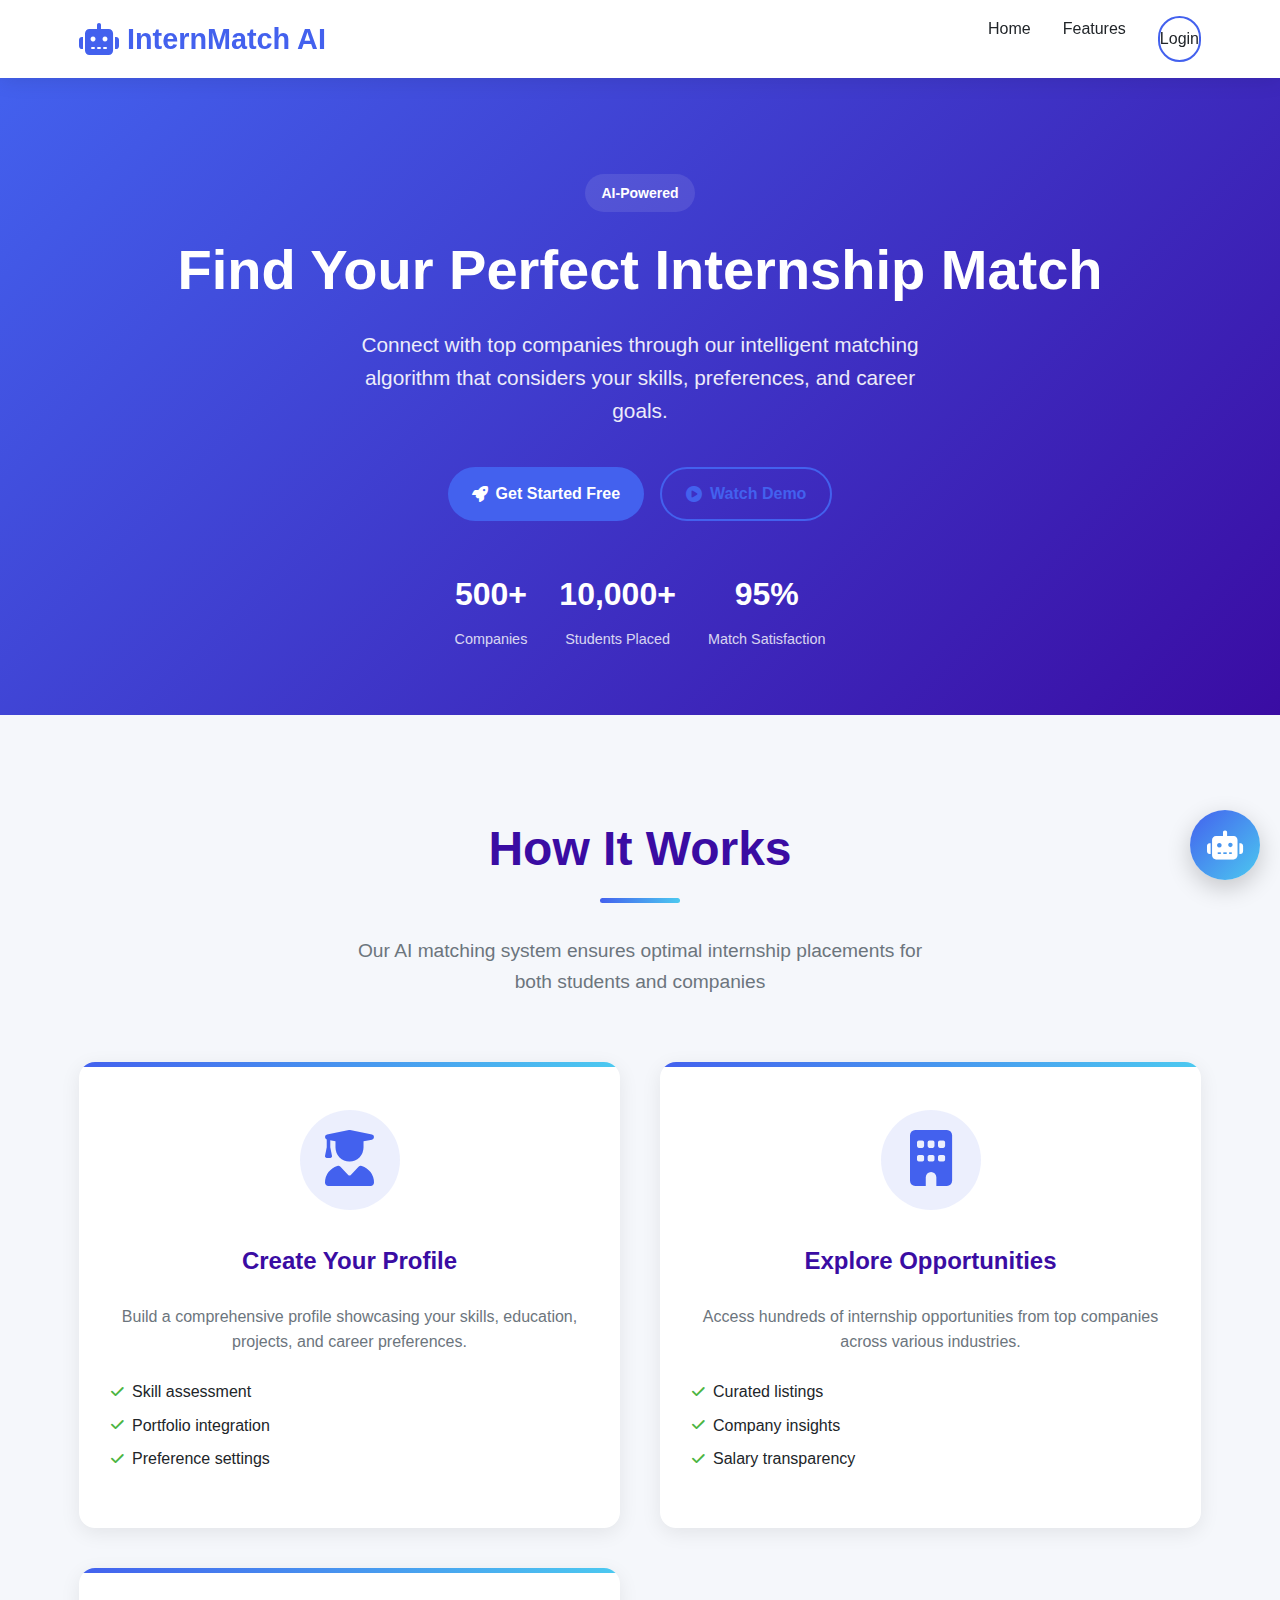
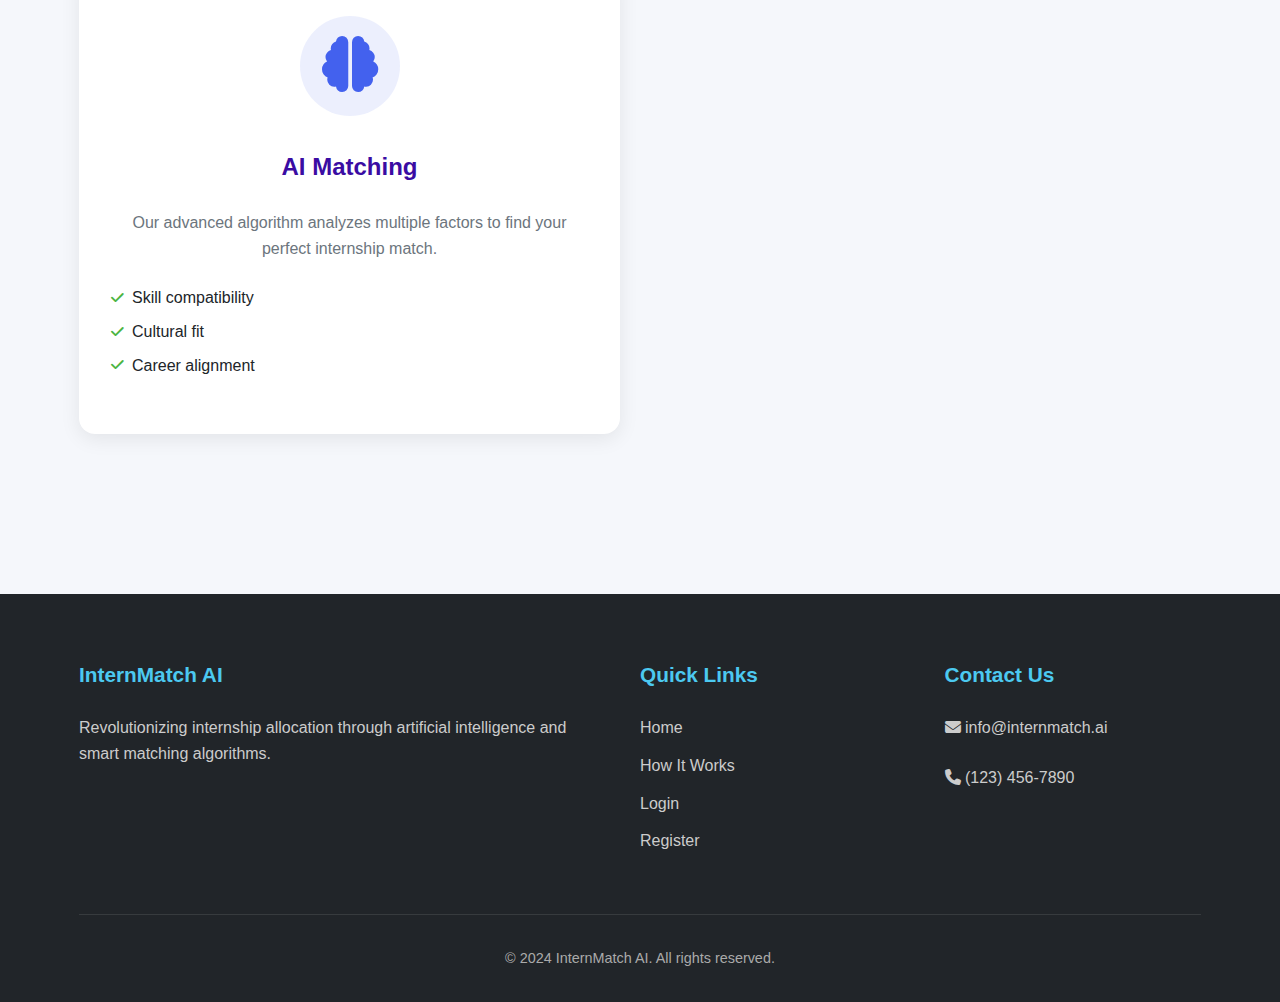
<file: index.html>
<!DOCTYPE html>
<html lang="en">
<head>
    <meta charset="UTF-8">
    <meta name="viewport" content="width=device-width, initial-scale=1.0">
    <title>InternMatch AI - Smart Internship Allocation</title>
    <link rel="stylesheet" href="https://cdnjs.cloudflare.com/ajax/libs/font-awesome/6.4.0/css/all.min.css">
    <style>
        /* Reset and Base Styles */
        * {
            margin: 0;
            padding: 0;
            box-sizing: border-box;
            font-family: 'Segoe UI', Tahoma, Geneva, Verdana, sans-serif;
        }

        :root {
            --primary: #4361ee;
            --primary-dark: #3a0ca3;
            --primary-light: #4895ef;
            --secondary: #4cc9f0;
            --accent: #7209b7;
            --success: #4bb543;
            --warning: #ffcc00;
            --danger: #dc3545;
            --light: #f8f9fa;
            --dark: #212529;
            --gray: #6c757d;
            --light-gray: #e9ecef;
            --card-shadow: 0 5px 20px rgba(0, 0, 0, 0.08);
            --card-shadow-hover: 0 15px 35px rgba(0, 0, 0, 0.15);
            --transition: all 0.3s ease;
            --border-radius: 16px;
            --border-radius-sm: 8px;
        }

        body {
            background: #f5f7fb;
            color: var(--dark);
            line-height: 1.6;
            overflow-x: hidden;
            min-height: 100vh;
        }

        .container {
            width: 90%;
            max-width: 1200px;
            margin: 0 auto;
            padding: 0 15px;
        }

        .page {
            display: none;
            min-height: 100vh;
        }

        .active-page {
            display: block;
        }

        /* Header Styles */
        header {
            background: white;
            box-shadow: 0 2px 20px rgba(0, 0, 0, 0.1);
            position: sticky;
            top: 0;
            z-index: 100;
        }

        .navbar {
            display: flex;
            justify-content: space-between;
            align-items: center;
            padding: 1rem 0;
        }

        .logo {
            font-size: 1.8rem;
            font-weight: 700;
            color: var(--primary);
            text-decoration: none;
            display: flex;
            align-items: center;
        }

        .logo i {
            margin-right: 0.5rem;
            font-size: 2rem;
        }

        .nav-links {
            display: flex;
            list-style: none;
        }

        .nav-links li {
            margin-left: 2rem;
        }

        .nav-links a {
            text-decoration: none;
            color: var(--dark);
            font-weight: 500;
            transition: var(--transition);
            padding: 0.5rem 0;
            position: relative;
        }

        .nav-links a:after {
            content: '';
            position: absolute;
            width: 0;
            height: 3px;
            bottom: 0;
            left: 0;
            background: linear-gradient(to right, var(--primary), var(--secondary));
            transition: var(--transition);
            border-radius: 2px;
        }

        .nav-links a:hover:after {
            width: 100%;
        }

        .btn {
            display: inline-flex;
            align-items: center;
            gap: 0.5rem;
            padding: 0.75rem 1.5rem;
            background: var(--primary);
            color: white;
            border: none;
            border-radius: 50px;
            cursor: pointer;
            font-weight: 600;
            text-decoration: none;
            transition: var(--transition);
        }

        .btn:hover {
            background: var(--primary-dark);
            transform: translateY(-2px);
        }

        .btn-outline {
            background: transparent;
            border: 2px solid var(--primary);
            color: var(--primary);
        }

        .btn-outline:hover {
            background: var(--primary);
            color: white;
        }

        .btn-success {
            background: var(--success);
        }

        /* Hero Section */
        .hero {
            padding: 6rem 0 4rem;
            background: linear-gradient(135deg, #4361ee, #3a0ca3);
            color: white;
            text-align: center;
        }

        .hero-badge {
            display: inline-block;
            background: rgba(255, 255, 255, 0.1);
            color: white;
            padding: 0.5rem 1rem;
            border-radius: 50px;
            font-size: 0.875rem;
            font-weight: 600;
            margin-bottom: 1.5rem;
        }

        .hero h1 {
            font-size: 3.5rem;
            margin-bottom: 1.5rem;
            font-weight: 800;
            line-height: 1.2;
        }

        .hero p {
            font-size: 1.3rem;
            margin-bottom: 2.5rem;
            opacity: 0.9;
            line-height: 1.6;
            max-width: 600px;
            margin-left: auto;
            margin-right: auto;
        }

        .cta-buttons {
            display: flex;
            gap: 1rem;
            margin-bottom: 3rem;
            flex-wrap: wrap;
            justify-content: center;
        }

        .hero-stats {
            display: flex;
            gap: 2rem;
            justify-content: center;
            flex-wrap: wrap;
        }

        .stat {
            text-align: center;
        }

        .stat h3 {
            font-size: 2rem;
            font-weight: 700;
            margin-bottom: 0.5rem;
        }

        .stat p {
            font-size: 0.9rem;
            opacity: 0.8;
            margin: 0;
        }

        /* Features Section */
        .features {
            padding: 6rem 0;
        }

        .section-title {
            text-align: center;
            margin-bottom: 4rem;
        }

        .section-title h2 {
            font-size: 3rem;
            color: var(--primary-dark);
            margin-bottom: 1rem;
            position: relative;
            display: inline-block;
            font-weight: 700;
        }

        .section-title h2:after {
            content: '';
            position: absolute;
            width: 80px;
            height: 5px;
            background: linear-gradient(to right, var(--primary), var(--secondary));
            bottom: -15px;
            left: 50%;
            transform: translateX(-50%);
            border-radius: 3px;
        }

        .section-title p {
            color: var(--gray);
            font-size: 1.2rem;
            max-width: 600px;
            margin: 2rem auto 0;
            line-height: 1.6;
        }

        .features-grid {
            display: grid;
            grid-template-columns: repeat(auto-fit, minmax(350px, 1fr));
            gap: 2.5rem;
        }

        .feature-card {
            background: white;
            padding: 3rem 2rem;
            border-radius: var(--border-radius);
            box-shadow: var(--card-shadow);
            text-align: center;
            transition: var(--transition);
            position: relative;
            overflow: hidden;
        }

        .feature-card:before {
            content: '';
            position: absolute;
            top: 0;
            left: 0;
            width: 100%;
            height: 5px;
            background: linear-gradient(to right, var(--primary), var(--secondary));
        }

        .feature-card:hover {
            transform: translateY(-10px);
            box-shadow: var(--card-shadow-hover);
        }

        .feature-icon {
            font-size: 3.5rem;
            color: var(--primary);
            margin-bottom: 2rem;
            display: inline-block;
            width: 100px;
            height: 100px;
            line-height: 100px;
            border-radius: 50%;
            background: rgba(67, 97, 238, 0.1);
        }

        .feature-card h3 {
            font-size: 1.5rem;
            margin-bottom: 1.5rem;
            color: var(--primary-dark);
            font-weight: 600;
        }

        .feature-card p {
            color: var(--gray);
            margin-bottom: 1.5rem;
            line-height: 1.6;
        }

        .feature-list {
            list-style: none;
            text-align: left;
        }

        .feature-list li {
            margin-bottom: 0.5rem;
            color: var(--dark);
            display: flex;
            align-items: center;
            gap: 0.5rem;
        }

        .feature-list i {
            color: var(--success);
            font-size: 0.9rem;
        }

        /* Auth Pages */
        .auth-container {
            display: flex;
            justify-content: center;
            align-items: center;
            min-height: 80vh;
            padding: 2rem 0;
        }

        .auth-card {
            background: white;
            padding: 3rem;
            border-radius: var(--border-radius);
            box-shadow: var(--card-shadow);
            width: 100%;
            max-width: 500px;
        }

        .auth-header {
            text-align: center;
            margin-bottom: 2.5rem;
        }

        .auth-header h2 {
            color: var(--primary-dark);
            margin-bottom: 0.5rem;
            font-size: 2.2rem;
            font-weight: 700;
        }

        .auth-header p {
            color: var(--gray);
            font-size: 1.1rem;
        }

        .auth-form {
            margin-bottom: 2rem;
        }

        .form-row {
            display: grid;
            grid-template-columns: 1fr 1fr;
            gap: 1rem;
        }

        .form-group {
            margin-bottom: 1.5rem;
            position: relative;
        }

        .form-group label {
            display: block;
            margin-bottom: 0.5rem;
            font-weight: 600;
            color: var(--dark);
        }

        .input-with-icon {
            position: relative;
        }

        .input-with-icon i {
            position: absolute;
            left: 1rem;
            top: 50%;
            transform: translateY(-50%);
            color: var(--gray);
            z-index: 1;
        }

        .input-with-icon .form-control {
            padding-left: 3rem;
            padding-right: 3rem;
        }

        .password-toggle {
            position: absolute;
            right: 1rem;
            top: 50%;
            transform: translateY(-50%);
            background: none;
            border: none;
            color: var(--gray);
            cursor: pointer;
            z-index: 1;
        }

        .form-control {
            width: 100%;
            padding: 1rem 1.5rem;
            border: 2px solid var(--light-gray);
            border-radius: var(--border-radius-sm);
            font-size: 1rem;
            transition: var(--transition);
            background: white;
        }

        .form-control:focus {
            outline: none;
            border-color: var(--primary);
            box-shadow: 0 0 0 3px rgba(67, 97, 238, 0.1);
        }

        .role-selector {
            display: grid;
            grid-template-columns: 1fr 1fr;
            gap: 1rem;
            margin-top: 0.5rem;
        }

        .role-option {
            position: relative;
        }

        .role-option input {
            position: absolute;
            opacity: 0;
        }

        .role-option label {
            display: flex;
            flex-direction: column;
            align-items: center;
            gap: 0.5rem;
            padding: 1.5rem 1rem;
            border: 2px solid var(--light-gray);
            border-radius: var(--border-radius-sm);
            cursor: pointer;
            transition: var(--transition);
            text-align: center;
            font-weight: 500;
        }

        .role-option label i {
            font-size: 1.5rem;
            color: var(--gray);
        }

        .role-option input:checked + label {
            border-color: var(--primary);
            background: rgba(67, 97, 238, 0.05);
        }

        .role-option input:checked + label i {
            color: var(--primary);
        }

        .form-options {
            display: flex;
            justify-content: space-between;
            align-items: center;
            margin-bottom: 1.5rem;
        }

        .checkbox-container {
            display: flex;
            align-items: center;
            cursor: pointer;
            font-size: 0.9rem;
            color: var(--gray);
        }

        .checkbox-container input {
            position: absolute;
            opacity: 0;
        }

        .checkmark {
            width: 18px;
            height: 18px;
            border: 2px solid var(--light-gray);
            border-radius: 4px;
            margin-right: 0.5rem;
            position: relative;
            transition: var(--transition);
        }

        .checkbox-container input:checked + .checkmark {
            background: var(--primary);
            border-color: var(--primary);
        }

        .checkbox-container input:checked + .checkmark:after {
            content: '✓';
            position: absolute;
            color: white;
            font-size: 12px;
            top: 50%;
            left: 50%;
            transform: translate(-50%, -50%);
        }

        .forgot-password {
            color: var(--primary);
            text-decoration: none;
            font-size: 0.9rem;
            transition: var(--transition);
        }

        .forgot-password:hover {
            color: var(--primary-dark);
        }

        .auth-btn {
            width: 100%;
            justify-content: center;
            padding: 1rem 2rem;
            font-size: 1.1rem;
        }

        .auth-footer {
            text-align: center;
            padding-top: 1.5rem;
            border-top: 1px solid var(--light-gray);
        }

        .auth-footer p {
            color: var(--gray);
        }

        .auth-footer a {
            color: var(--primary);
            text-decoration: none;
            font-weight: 600;
            transition: var(--transition);
        }

        .auth-footer a:hover {
            color: var(--primary-dark);
        }

        /* Password Strength */
        .password-strength {
            margin-top: 0.5rem;
            display: flex;
            align-items: center;
            gap: 1rem;
        }

        .strength-bar {
            flex: 1;
            height: 6px;
            background: var(--light-gray);
            border-radius: 3px;
            overflow: hidden;
        }

        .strength-fill {
            height: 100%;
            width: 0%;
            background: var(--danger);
            border-radius: 3px;
            transition: var(--transition);
        }

        .strength-text {
            font-size: 0.8rem;
            font-weight: 600;
            color: var(--gray);
        }

        /* Dashboard */
        .dashboard {
            padding: 2rem 0 4rem;
        }

        .dashboard-header {
            display: flex;
            justify-content: space-between;
            align-items: center;
            margin-bottom: 2rem;
            background: white;
            padding: 2rem;
            border-radius: var(--border-radius);
            box-shadow: var(--card-shadow);
        }

        .welcome-message h2 {
            color: var(--primary-dark);
            margin-bottom: 0.5rem;
            font-size: 1.8rem;
            display: flex;
            align-items: center;
            gap: 0.5rem;
        }

        .welcome-emoji {
            font-size: 1.5rem;
        }

        .welcome-message p {
            color: var(--gray);
            font-size: 1.1rem;
        }

        .dashboard-actions {
            display: flex;
            gap: 1rem;
            align-items: center;
        }

        /* Stats Grid */
        .stats-grid {
            display: grid;
            grid-template-columns: repeat(auto-fit, minmax(200px, 1fr));
            gap: 1.5rem;
            margin-bottom: 2rem;
        }

        .stat-card {
            background: white;
            padding: 1.5rem;
            border-radius: var(--border-radius);
            box-shadow: var(--card-shadow);
            display: flex;
            align-items: center;
            gap: 1rem;
            transition: var(--transition);
        }

        .stat-card:hover {
            transform: translateY(-5px);
            box-shadow: var(--card-shadow-hover);
        }

        .stat-icon {
            width: 60px;
            height: 60px;
            border-radius: 50%;
            background: linear-gradient(135deg, var(--primary), var(--secondary));
            display: flex;
            align-items: center;
            justify-content: center;
            color: white;
            font-size: 1.5rem;
        }

        .stat-info h3 {
            font-size: 2rem;
            font-weight: 700;
            color: var(--primary-dark);
            margin-bottom: 0.25rem;
        }

        .stat-info p {
            color: var(--gray);
            margin: 0;
            font-size: 0.9rem;
        }

        .dashboard-grid {
            display: grid;
            grid-template-columns: repeat(auto-fit, minmax(350px, 1fr));
            gap: 2rem;
        }

        .dashboard-card {
            background: white;
            padding: 2rem;
            border-radius: var(--border-radius);
            box-shadow: var(--card-shadow);
            transition: var(--transition);
        }

        .dashboard-card:hover {
            transform: translateY(-5px);
            box-shadow: var(--card-shadow-hover);
        }

        .card-title {
            font-size: 1.25rem;
            margin: 0 0 1.5rem 0;
            color: var(--primary-dark);
            display: flex;
            align-items: center;
            gap: 0.5rem;
            font-weight: 600;
        }

        .card-title i {
            color: var(--primary);
        }

        .profile-info {
            display: flex;
            flex-direction: column;
            gap: 1.5rem;
        }

        .profile-avatar {
            width: 80px;
            height: 80px;
            border-radius: 50%;
            background: linear-gradient(135deg, var(--primary), var(--secondary));
            display: flex;
            align-items: center;
            justify-content: center;
            color: white;
            font-weight: 600;
            font-size: 1.5rem;
            margin: 0 auto 1rem;
        }

        .profile-details p {
            margin-bottom: 0.75rem;
            display: flex;
            justify-content: space-between;
            align-items: center;
            padding: 0.5rem 0;
            border-bottom: 1px solid var(--light-gray);
        }

        .profile-details strong {
            color: var(--dark);
            min-width: 100px;
        }

        .skills-section p {
            margin-bottom: 0.75rem;
            font-weight: 600;
            color: var(--dark);
        }

        .skill-tags {
            display: flex;
            flex-wrap: wrap;
            gap: 0.5rem;
        }

        .skill-tag {
            background: var(--light-gray);
            padding: 0.5rem 1rem;
            border-radius: 20px;
            font-size: 0.875rem;
            color: var(--dark);
            transition: var(--transition);
        }

        .skill-tag:hover {
            background: var(--primary);
            color: white;
        }

        .preferences-section p {
            margin: 0;
            line-height: 1.6;
            color: var(--gray);
        }

        /* Internship Cards */
        .internship-card {
            border: 2px solid var(--light-gray);
            border-radius: var(--border-radius-sm);
            padding: 1.5rem;
            margin-bottom: 1.5rem;
            transition: var(--transition);
        }

        .internship-card.featured {
            border-color: var(--primary);
            background: rgba(67, 97, 238, 0.02);
        }

        .internship-card:hover {
            border-color: var(--primary);
        }

        .internship-header {
            display: flex;
            justify-content: space-between;
            align-items: flex-start;
            margin-bottom: 1rem;
        }

        .internship-header h4 {
            color: var(--primary);
            margin: 0;
            font-size: 1.2rem;
        }

        .match-badge {
            background: var(--success);
            color: white;
            padding: 0.4rem 0.8rem;
            border-radius: 15px;
            font-size: 0.8rem;
            font-weight: 600;
        }

        .internship-card p {
            margin-bottom: 0.5rem;
            display: flex;
            align-items: center;
            gap: 0.5rem;
            color: var(--gray);
        }

        .internship-card p i {
            width: 16px;
            color: var(--primary);
        }

        .internship-skills {
            display: flex;
            gap: 0.5rem;
            flex-wrap: wrap;
            margin: 1rem 0;
        }

        .internship-actions {
            display: flex;
            gap: 0.75rem;
            margin-top: 1rem;
        }

        .internship-actions .btn {
            flex: 1;
            justify-content: center;
            padding: 0.75rem 1rem;
            font-size: 0.9rem;
        }

        /* Empty State */
        .empty-state {
            text-align: center;
            padding: 3rem 2rem;
            color: var(--gray);
        }

        .empty-state i {
            font-size: 4rem;
            color: var(--light-gray);
            margin-bottom: 1.5rem;
        }

        .empty-state h4 {
            color: var(--dark);
            margin-bottom: 1rem;
        }

        .empty-state p {
            margin-bottom: 2rem;
            line-height: 1.6;
        }

        /* Admin Panel */
        .admin-panel {
            display: none;
        }

        .admin-actions {
            display: grid;
            grid-template-columns: 1fr;
            gap: 1rem;
        }

        .admin-action-card {
            background: white;
            padding: 1.5rem;
            border-radius: var(--border-radius-sm);
            box-shadow: 0 2px 10px rgba(0, 0, 0, 0.05);
            text-align: center;
            transition: var(--transition);
            cursor: pointer;
            border: 2px solid transparent;
        }

        .admin-action-card:hover {
            transform: translateY(-3px);
            border-color: var(--primary);
        }

        .admin-action-card i {
            font-size: 2.5rem;
            color: var(--primary);
            margin-bottom: 1rem;
        }

        .admin-action-card h4 {
            margin-bottom: 0.5rem;
            color: var(--primary-dark);
        }

        .admin-action-card p {
            color: var(--gray);
            margin-bottom: 1rem;
            font-size: 0.9rem;
        }

        /* Enhanced Chatbot Styles */
        .chatbot-container {
            position: fixed;
            bottom: 20px;
            right: 20px;
            z-index: 1000;
        }

        .chat-icon {
            width: 70px;
            height: 70px;
            background: linear-gradient(135deg, var(--primary), var(--secondary));
            border-radius: 50%;
            display: flex;
            justify-content: center;
            align-items: center;
            cursor: pointer;
            box-shadow: 0 8px 25px rgba(0, 0, 0, 0.2);
            transition: var(--transition);
            animation: pulse 2s infinite;
        }

        @keyframes pulse {
            0% { transform: scale(1); }
            50% { transform: scale(1.05); }
            100% { transform: scale(1); }
        }

        .chat-icon:hover {
            transform: scale(1.1);
        }

        .chat-icon i {
            color: white;
            font-size: 1.8rem;
        }

        .chat-window {
            position: absolute;
            bottom: 80px;
            right: 0;
            width: 400px;
            height: 600px;
            background: white;
            border-radius: var(--border-radius);
            box-shadow: 0 15px 50px rgba(0, 0, 0, 0.2);
            display: none;
            flex-direction: column;
            overflow: hidden;
        }

        .chat-header {
            background: linear-gradient(135deg, var(--primary), var(--primary-dark));
            color: white;
            padding: 1.5rem;
            display: flex;
            justify-content: space-between;
            align-items: center;
        }

        .chat-bot-info {
            display: flex;
            align-items: center;
            gap: 1rem;
        }

        .bot-avatar {
            width: 45px;
            height: 45px;
            border-radius: 50%;
            background: rgba(255, 255, 255, 0.2);
            display: flex;
            align-items: center;
            justify-content: center;
            font-size: 1.2rem;
        }

        .bot-details h3 {
            margin: 0;
            font-size: 1.1rem;
        }

        .bot-details p {
            margin: 0;
            font-size: 0.8rem;
            opacity: 0.8;
        }

        .chat-actions {
            display: flex;
            gap: 0.5rem;
        }

        .chat-action-btn {
            background: none;
            border: none;
            color: white;
            cursor: pointer;
            padding: 0.5rem;
            border-radius: 50%;
            transition: var(--transition);
        }

        .chat-action-btn:hover {
            background: rgba(255, 255, 255, 0.1);
        }

        .chat-messages {
            flex: 1;
            padding: 1.5rem;
            overflow-y: auto;
            display: flex;
            flex-direction: column;
            gap: 1rem;
        }

        .message {
            max-width: 85%;
            padding: 0;
            position: relative;
            animation: messageSlide 0.3s ease;
        }

        @keyframes messageSlide {
            from { opacity: 0; transform: translateY(10px); }
            to { opacity: 1; transform: translateY(0); }
        }

        .bot-message {
            align-self: flex-start;
        }

        .user-message {
            align-self: flex-end;
        }

        .message-content {
            padding: 1rem 1.25rem;
            border-radius: 20px;
            position: relative;
        }

        .bot-message .message-content {
            background: var(--light-gray);
            border-radius: 20px 20px 20px 5px;
        }

        .user-message .message-content {
            background: var(--primary);
            color: white;
            border-radius: 20px 20px 5px 20px;
        }

        .message-content p {
            margin: 0;
            line-height: 1.5;
        }

        .message-time {
            font-size: 0.7rem;
            color: var(--gray);
            margin-top: 0.25rem;
            padding: 0 0.5rem;
        }

        .user-message .message-time {
            text-align: right;
            color: rgba(255, 255, 255, 0.7);
        }

        /* Typing Indicator */
        .typing-indicator {
            display: none;
            align-items: center;
            gap: 0.5rem;
            padding: 1rem;
            color: var(--gray);
            font-style: italic;
        }

        .typing-dots {
            display: flex;
            gap: 0.25rem;
        }

        .typing-dot {
            width: 6px;
            height: 6px;
            border-radius: 50%;
            background: var(--gray);
            animation: typing 1.4s infinite ease-in-out;
        }

        .typing-dot:nth-child(1) { animation-delay: -0.32s; }
        .typing-dot:nth-child(2) { animation-delay: -0.16s; }

        @keyframes typing {
            0%, 80%, 100% { transform: scale(0.8); opacity: 0.5; }
            40% { transform: scale(1); opacity: 1; }
        }

        /* Quick Suggestions */
        .quick-suggestions {
            display: flex;
            flex-wrap: wrap;
            gap: 0.5rem;
            margin-top: 1rem;
        }

        .suggestion-btn {
            background: rgba(67, 97, 238, 0.1);
            border: 1px solid rgba(67, 97, 238, 0.2);
            color: var(--primary);
            padding: 0.5rem 1rem;
            border-radius: 15px;
            font-size: 0.8rem;
            cursor: pointer;
            transition: var(--transition);
        }

        .suggestion-btn:hover {
            background: var(--primary);
            color: white;
        }

        /* Chat Input */
        .chat-input-container {
            padding: 1.5rem;
            border-top: 1px solid var(--light-gray);
            background: white;
        }

        .chat-input {
            display: flex;
            gap: 0.75rem;
            align-items: flex-end;
        }

        .chat-input textarea {
            flex: 1;
            padding: 1rem 1.5rem;
            border: 2px solid var(--light-gray);
            border-radius: 25px;
            outline: none;
            font-size: 0.9rem;
            transition: var(--transition);
            resize: none;
            max-height: 120px;
            min-height: 50px;
            font-family: inherit;
        }

        .chat-input textarea:focus {
            border-color: var(--primary);
        }

        #send-message {
            background: var(--primary);
            color: white;
            border: none;
            border-radius: 50%;
            width: 50px;
            height: 50px;
            cursor: pointer;
            transition: var(--transition);
            display: flex;
            align-items: center;
            justify-content: center;
            flex-shrink: 0;
        }

        #send-message:hover:not(:disabled) {
            background: var(--primary-dark);
        }

        #send-message:disabled {
            background: var(--light-gray);
            cursor: not-allowed;
        }

        /* Footer */
        footer {
            background: var(--dark);
            color: white;
            padding: 4rem 0 2rem;
            margin-top: 4rem;
        }

        .footer-content {
            display: grid;
            grid-template-columns: 2fr 1fr 1fr;
            gap: 3rem;
            margin-bottom: 3rem;
        }

        .footer-section h3 {
            margin-bottom: 1.5rem;
            color: var(--secondary);
            font-size: 1.3rem;
        }

        .footer-section p {
            color: #ccc;
            line-height: 1.6;
            margin-bottom: 1.5rem;
        }

        .footer-section ul {
            list-style: none;
        }

        .footer-section ul li {
            margin-bottom: 0.75rem;
        }

        .footer-section a {
            color: #ccc;
            text-decoration: none;
            transition: var(--transition);
        }

        .footer-section a:hover {
            color: var(--secondary);
        }

        .footer-bottom {
            text-align: center;
            padding-top: 2rem;
            border-top: 1px solid rgba(255, 255, 255, 0.1);
            font-size: 0.9rem;
            color: #aaa;
        }

        /* Error Messages */
        .error-message {
            color: var(--danger);
            font-size: 0.8rem;
            margin-top: 0.5rem;
            display: none;
            font-weight: 500;
        }

        /* Responsive Design */
        @media (max-width: 768px) {
            .nav-links {
                display: none;
            }
            
            .hero h1 {
                font-size: 2.5rem;
            }
            
            .hero p {
                font-size: 1.1rem;
            }
            
            .features-grid {
                grid-template-columns: 1fr;
            }
            
            .form-row {
                grid-template-columns: 1fr;
            }
            
            .role-selector {
                grid-template-columns: 1fr;
            }
            
            .dashboard-header {
                flex-direction: column;
                gap: 1rem;
                text-align: center;
            }
            
            .stats-grid {
                grid-template-columns: repeat(2, 1fr);
            }
            
            .dashboard-grid {
                grid-template-columns: 1fr;
            }
            
            .chat-window {
                width: 350px;
                height: 500px;
                right: 10px;
            }
            
            .footer-content {
                grid-template-columns: 1fr;
                gap: 2rem;
            }
        }

        @media (max-width: 480px) {
            .hero h1 {
                font-size: 2rem;
            }
            
            .section-title h2 {
                font-size: 2rem;
            }
            
            .auth-card {
                padding: 2rem 1.5rem;
            }
            
            .stats-grid {
                grid-template-columns: 1fr;
            }
            
            .chat-window {
                width: 300px;
                right: 10px;
            }
        }

        /* Animation for page transitions */
        @keyframes fadeIn {
            from { opacity: 0; transform: translateY(20px); }
            to { opacity: 1; transform: translateY(0); }
        }

        .page {
            animation: fadeIn 0.5s ease;
        }
    </style>
</head>
<body>
    <!-- Header -->
    <header>
        <div class="container">
            <nav class="navbar">
                <a href="#" class="logo" onclick="showPage('home')">
                    <i class="fas fa-robot"></i> InternMatch AI
                </a>
                <ul class="nav-links">
                    <li><a href="#" onclick="showPage('home')">Home</a></li>
                    <li><a href="#" onclick="scrollToFeatures()">Features</a></li>
                    <li><a href="#" onclick="showPage('login')" class="btn btn-outline">Login</a></li>
                </ul>
            </nav>
        </div>
    </header>

    <!-- Home Page -->
    <section id="home" class="page active-page">
        <div class="hero">
            <div class="container">
                <div class="hero-content">
                    <div class="hero-badge">
                        <span>AI-Powered</span>
                    </div>
                    <h1>Find Your Perfect Internship Match</h1>
                    <p>Connect with top companies through our intelligent matching algorithm that considers your skills, preferences, and career goals.</p>
                    <div class="cta-buttons">
                        <a href="#" class="btn" onclick="showPage('register')">
                            <i class="fas fa-rocket"></i> Get Started Free
                        </a>
                        <a href="#" class="btn btn-outline" onclick="scrollToFeatures()">
                            <i class="fas fa-play-circle"></i> Watch Demo
                        </a>
                    </div>
                    <div class="hero-stats">
                        <div class="stat">
                            <h3>500+</h3>
                            <p>Companies</p>
                        </div>
                        <div class="stat">
                            <h3>10,000+</h3>
                            <p>Students Placed</p>
                        </div>
                        <div class="stat">
                            <h3>95%</h3>
                            <p>Match Satisfaction</p>
                        </div>
                    </div>
                </div>
            </div>
        </div>

        <div class="container">
            <!-- Features Section -->
            <section id="features" class="features">
                <div class="section-title">
                    <h2>How It Works</h2>
                    <p>Our AI matching system ensures optimal internship placements for both students and companies</p>
                </div>
                <div class="features-grid">
                    <div class="feature-card">
                        <div class="feature-icon">
                            <i class="fas fa-user-graduate"></i>
                        </div>
                        <h3>Create Your Profile</h3>
                        <p>Build a comprehensive profile showcasing your skills, education, projects, and career preferences.</p>
                        <ul class="feature-list">
                            <li><i class="fas fa-check"></i> Skill assessment</li>
                            <li><i class="fas fa-check"></i> Portfolio integration</li>
                            <li><i class="fas fa-check"></i> Preference settings</li>
                        </ul>
                    </div>
                    <div class="feature-card">
                        <div class="feature-icon">
                            <i class="fas fa-building"></i>
                        </div>
                        <h3>Explore Opportunities</h3>
                        <p>Access hundreds of internship opportunities from top companies across various industries.</p>
                        <ul class="feature-list">
                            <li><i class="fas fa-check"></i> Curated listings</li>
                            <li><i class="fas fa-check"></i> Company insights</li>
                            <li><i class="fas fa-check"></i> Salary transparency</li>
                        </ul>
                    </div>
                    <div class="feature-card">
                        <div class="feature-icon">
                            <i class="fas fa-brain"></i>
                        </div>
                        <h3>AI Matching</h3>
                        <p>Our advanced algorithm analyzes multiple factors to find your perfect internship match.</p>
                        <ul class="feature-list">
                            <li><i class="fas fa-check"></i> Skill compatibility</li>
                            <li><i class="fas fa-check"></i> Cultural fit</li>
                            <li><i class="fas fa-check"></i> Career alignment</li>
                        </ul>
                    </div>
                </div>
            </section>
        </div>
    </section>

    <!-- Login Page -->
    <section id="login" class="page">
        <div class="container">
            <div class="auth-container">
                <div class="auth-card">
                    <div class="auth-header">
                        <h2>Welcome Back</h2>
                        <p>Sign in to your account to continue</p>
                    </div>
                    <form id="login-form" class="auth-form">
                        <div class="form-group">
                            <label for="login-email">Email Address</label>
                            <div class="input-with-icon">
                                <i class="fas fa-envelope"></i>
                                <input type="email" id="login-email" class="form-control" placeholder="Enter your email" required>
                            </div>
                            <div class="error-message" id="login-email-error"></div>
                        </div>
                        <div class="form-group">
                            <label for="login-password">Password</label>
                            <div class="input-with-icon">
                                <i class="fas fa-lock"></i>
                                <input type="password" id="login-password" class="form-control" placeholder="Enter your password" required>
                                <button type="button" class="password-toggle" onclick="togglePassword('login-password')">
                                    <i class="fas fa-eye"></i>
                                </button>
                            </div>
                            <div class="error-message" id="login-password-error"></div>
                        </div>
                        <div class="form-group">
                            <label>Login as:</label>
                            <div class="role-selector">
                                <div class="role-option">
                                    <input type="radio" id="login-student" name="login-role" value="student" checked>
                                    <label for="login-student">
                                        <i class="fas fa-user-graduate"></i>
                                        <span>Student</span>
                                    </label>
                                </div>
                                <div class="role-option">
                                    <input type="radio" id="login-admin" name="login-role" value="admin">
                                    <label for="login-admin">
                                        <i class="fas fa-user-tie"></i>
                                        <span>Admin</span>
                                    </label>
                                </div>
                            </div>
                        </div>
                        <div class="form-options">
                            <label class="checkbox-container">
                                <input type="checkbox" id="remember-me">
                                <span class="checkmark"></span>
                                Remember me
                            </label>
                            <a href="#" class="forgot-password">Forgot password?</a>
                        </div>
                        <button type="submit" class="btn auth-btn">
                            <i class="fas fa-sign-in-alt"></i> Sign In
                        </button>
                    </form>
                    <div class="auth-footer">
                        <p>Don't have an account? <a href="#" onclick="showPage('register')">Create account</a></p>
                    </div>
                </div>
            </div>
        </div>
    </section>

    <!-- Registration Page -->
    <section id="register" class="page">
        <div class="container">
            <div class="auth-container">
                <div class="auth-card">
                    <div class="auth-header">
                        <h2>Create Account</h2>
                        <p>Join thousands of students finding their dream internships</p>
                    </div>
                    <form id="register-form" class="auth-form">
                        <div class="form-row">
                            <div class="form-group">
                                <label for="first-name">First Name</label>
                                <div class="input-with-icon">
                                    <i class="fas fa-user"></i>
                                    <input type="text" id="first-name" class="form-control" placeholder="Enter your first name" required>
                                </div>
                                <div class="error-message" id="first-name-error"></div>
                            </div>
                            <div class="form-group">
                                <label for="last-name">Last Name</label>
                                <div class="input-with-icon">
                                    <i class="fas fa-user"></i>
                                    <input type="text" id="last-name" class="form-control" placeholder="Enter your last name" required>
                                </div>
                                <div class="error-message" id="last-name-error"></div>
                            </div>
                        </div>
                        <div class="form-group">
                            <label for="register-email">Email Address</label>
                            <div class="input-with-icon">
                                <i class="fas fa-envelope"></i>
                                <input type="email" id="register-email" class="form-control" placeholder="Enter your email" required>
                            </div>
                            <div class="error-message" id="register-email-error"></div>
                        </div>
                        <div class="form-group">
                            <label for="phone">Phone Number</label>
                            <div class="input-with-icon">
                                <i class="fas fa-phone"></i>
                                <input type="tel" id="phone" class="form-control" placeholder="Enter your phone number" required>
                            </div>
                            <div class="error-message" id="phone-error"></div>
                        </div>
                        <div class="form-group">
                            <label for="university">University</label>
                            <div class="input-with-icon">
                                <i class="fas fa-university"></i>
                                <input type="text" id="university" class="form-control" placeholder="Enter your university" required>
                            </div>
                            <div class="error-message" id="university-error"></div>
                        </div>
                        <div class="form-group">
                            <label for="major">Major/Field of Study</label>
                            <div class="input-with-icon">
                                <i class="fas fa-graduation-cap"></i>
                                <input type="text" id="major" class="form-control" placeholder="Enter your major" required>
                            </div>
                            <div class="error-message" id="major-error"></div>
                        </div>
                        <div class="form-group">
                            <label for="register-password">Password</label>
                            <div class="input-with-icon">
                                <i class="fas fa-lock"></i>
                                <input type="password" id="register-password" class="form-control" placeholder="Create a password" required>
                                <button type="button" class="password-toggle" onclick="togglePassword('register-password')">
                                    <i class="fas fa-eye"></i>
                                </button>
                            </div>
                            <div class="password-strength">
                                <div class="strength-bar">
                                    <div class="strength-fill" id="password-strength-fill"></div>
                                </div>
                                <span class="strength-text" id="password-strength-text">Weak</span>
                            </div>
                            <div class="error-message" id="register-password-error"></div>
                        </div>
                        <div class="form-group">
                            <label for="confirm-password">Confirm Password</label>
                            <div class="input-with-icon">
                                <i class="fas fa-lock"></i>
                                <input type="password" id="confirm-password" class="form-control" placeholder="Confirm your password" required>
                                <button type="button" class="password-toggle" onclick="togglePassword('confirm-password')">
                                    <i class="fas fa-eye"></i>
                                </button>
                            </div>
                            <div class="error-message" id="confirm-password-error"></div>
                        </div>
                        <div class="form-group">
                            <label class="checkbox-container">
                                <input type="checkbox" id="terms" required>
                                <span class="checkmark"></span>
                                I agree to the <a href="#">Terms of Service</a> and <a href="#">Privacy Policy</a>
                            </label>
                            <div class="error-message" id="terms-error"></div>
                        </div>
                        <button type="submit" class="btn auth-btn">
                            <i class="fas fa-user-plus"></i> Create Account
                        </button>
                    </form>
                    <div class="auth-footer">
                        <p>Already have an account? <a href="#" onclick="showPage('login')">Sign in</a></p>
                    </div>
                </div>
            </div>
        </div>
    </section>

    <!-- Dashboard -->
    <section id="dashboard" class="page">
        <div class="container">
            <div class="dashboard">
                <div class="dashboard-header">
                    <div class="welcome-message">
                        <h2>Welcome back, <span id="user-name">Student</span>! <span class="welcome-emoji">👋</span></h2>
                        <p>Here's your internship allocation dashboard</p>
                    </div>
                    <div class="dashboard-actions">
                        <button id="logout-btn" class="btn btn-outline">
                            <i class="fas fa-sign-out-alt"></i> Logout
                        </button>
                    </div>
                </div>

                <!-- Quick Stats -->
                <div class="stats-grid">
                    <div class="stat-card">
                        <div class="stat-icon">
                            <i class="fas fa-briefcase"></i>
                        </div>
                        <div class="stat-info">
                            <h3>12</h3>
                            <p>Applications</p>
                        </div>
                    </div>
                    <div class="stat-card">
                        <div class="stat-icon">
                            <i class="fas fa-star"></i>
                        </div>
                        <div class="stat-info">
                            <h3>92%</h3>
                            <p>Match Score</p>
                        </div>
                    </div>
                    <div class="stat-card">
                        <div class="stat-icon">
                            <i class="fas fa-calendar-check"></i>
                        </div>
                        <div class="stat-info">
                            <h3>3</h3>
                            <p>Interviews</p>
                        </div>
                    </div>
                    <div class="stat-card">
                        <div class="stat-icon">
                            <i class="fas fa-trophy"></i>
                        </div>
                        <div class="stat-info">
                            <h3>1</h3>
                            <p>Offers</p>
                        </div>
                    </div>
                </div>

                <div class="dashboard-grid">
                    <!-- Student Profile Card -->
                    <div class="dashboard-card">
                        <div class="card-header">
                            <h3 class="card-title"><i class="fas fa-user-circle"></i> Your Profile</h3>
                        </div>
                        <div class="profile-info">
                            <div class="profile-avatar">JD</div>
                            <div class="profile-details">
                                <p><strong>Name:</strong> <span id="profile-name">John Doe</span></p>
                                <p><strong>Email:</strong> <span id="profile-email">john.doe@example.com</span></p>
                                <p><strong>University:</strong> <span id="profile-university">Stanford University</span></p>
                                <p><strong>Major:</strong> <span id="profile-major">Computer Science</span></p>
                                <p><strong>GPA:</strong> <span id="profile-gpa">3.7/4.0</span></p>
                            </div>
                            <div class="skills-section">
                                <p><strong>Skills:</strong></p>
                                <div class="skill-tags" id="profile-skills">
                                    <span class="skill-tag">JavaScript</span>
                                    <span class="skill-tag">Python</span>
                                    <span class="skill-tag">React</span>
                                    <span class="skill-tag">Data Analysis</span>
                                    <span class="skill-tag">UI/UX Design</span>
                                    <span class="skill-tag">Machine Learning</span>
                                </div>
                            </div>
                            <div class="preferences-section">
                                <p><strong>Preferences:</strong> <span id="profile-preferences">Remote work, Startup environment, Machine Learning projects, Flexible hours</span></p>
                            </div>
                        </div>
                        <button id="edit-profile-btn" class="btn" style="width: 100%; margin-top: 1rem;">
                            <i class="fas fa-edit"></i> Edit Profile
                        </button>
                    </div>

                    <!-- Allocated Internship Card -->
                    <div class="dashboard-card">
                        <h3 class="card-title"><i class="fas fa-briefcase"></i> Your Internship Allocation</h3>
                        <div id="internship-allocation">
                            <div class="internship-card featured">
                                <div class="internship-header">
                                    <h4>Frontend Developer Intern</h4>
                                    <span class="match-badge">92% Match</span>
                                </div>
                                <p class="company"><i class="fas fa-building"></i> Tech Innovations Inc.</p>
                                <p class="location"><i class="fas fa-map-marker-alt"></i> Remote</p>
                                <p class="duration"><i class="fas fa-calendar"></i> 3 months (Summer 2024)</p>
                                <p class="stipend"><i class="fas fa-money-bill-wave"></i> $1,500/month</p>
                                <div class="internship-skills">
                                    <span class="skill">React</span>
                                    <span class="skill">JavaScript</span>
                                    <span class="skill">CSS3</span>
                                    <span class="skill">UI/UX</span>
                                </div>
                                <div class="internship-actions">
                                    <button class="btn btn-success">
                                        <i class="fas fa-check"></i> Accept Offer
                                    </button>
                                    <button class="btn btn-outline">
                                        <i class="fas fa-times"></i> Decline
                                    </button>
                                </div>
                            </div>
                        </div>
                        <div id="no-internship" style="display: none;">
                            <div class="empty-state">
                                <i class="fas fa-briefcase"></i>
                                <h4>No Internship Yet</h4>
                                <p>You haven't been allocated an internship yet. The next allocation cycle is on <strong>June 15, 2024</strong>.</p>
                                <button class="btn">
                                    <i class="fas fa-sync-alt"></i> Check for Updates
                                </button>
                            </div>
                        </div>
                    </div>

                    <!-- Admin Panel -->
                    <div id="admin-panel" class="dashboard-card admin-panel">
                        <h3 class="card-title"><i class="fas fa-cogs"></i> Admin Panel</h3>
                        <div class="admin-actions">
                            <div class="admin-action-card" onclick="adminAction('upload')">
                                <i class="fas fa-upload"></i>
                                <h4>Upload Internships</h4>
                                <p>Add new internship opportunities to the system</p>
                            </div>
                            <div class="admin-action-card" onclick="adminAction('allocation')">
                                <i class="fas fa-robot"></i>
                                <h4>Run Allocation</h4>
                                <p>Execute the AI matching algorithm</p>
                            </div>
                            <div class="admin-action-card" onclick="adminAction('reports')">
                                <i class="fas fa-chart-bar"></i>
                                <h4>View Reports</h4>
                                <p>Analyze matching statistics and outcomes</p>
                            </div>
                        </div>
                    </div>
                </div>
            </div>
        </div>
    </section>

    <!-- Enhanced Chatbot -->
    <div class="chatbot-container">
        <div class="chat-icon" id="chat-icon">
            <i class="fas fa-robot"></i>
        </div>
        <div class="chat-window" id="chat-window">
            <div class="chat-header">
                <div class="chat-bot-info">
                    <div class="bot-avatar">
                        <i class="fas fa-robot"></i>
                    </div>
                    <div class="bot-details">
                        <h3>InternMatch Assistant</h3>
                        <p>Online • AI Powered</p>
                    </div>
                </div>
                <div class="chat-actions">
                    <button class="chat-action-btn" onclick="clearChat()" title="Clear conversation">
                        <i class="fas fa-trash"></i>
                    </button>
                    <button id="close-chat" class="chat-action-btn" title="Close chat">
                        <i class="fas fa-times"></i>
                    </button>
                </div>
            </div>
            <div class="chat-messages" id="chat-messages">
                <div class="message bot-message">
                    <div class="message-content">
                        <p>Hello! I'm your InternMatch AI assistant. I can help you with:</p>
                        <ul style="margin: 0.5rem 0 0 1rem;">
                            <li>Internship applications</li>
                            <li>Profile optimization</li>
                            <li>Matching process</li>
                            <li>Interview preparation</li>
                            <li>Career guidance</li>
                        </ul>
                        <p style="margin-top: 0.5rem;">What would you like to know today?</p>
                    </div>
                    <div class="message-time">Just now</div>
                    <div class="quick-suggestions">
                        <button class="suggestion-btn" onclick="handleSuggestion('How do I improve my profile?')">Improve Profile</button>
                        <button class="suggestion-btn" onclick="handleSuggestion('What internships are available?')">Available Internships</button>
                        <button class="suggestion-btn" onclick="handleSuggestion('How does matching work?')">Matching Process</button>
                    </div>
                </div>
            </div>
            <div class="typing-indicator" id="typing-indicator">
                <span>AI is thinking</span>
                <div class="typing-dots">
                    <div class="typing-dot"></div>
                    <div class="typing-dot"></div>
                    <div class="typing-dot"></div>
                </div>
            </div>
            <div class="chat-input-container">
                <div class="chat-input">
                    <textarea id="chat-input" placeholder="Type your message..." rows="1"></textarea>
                    <button id="send-message">
                        <i class="fas fa-paper-plane"></i>
                    </button>
                </div>
            </div>
        </div>
    </div>

    <!-- Footer -->
    <footer>
        <div class="container">
            <div class="footer-content">
                <div class="footer-section">
                    <h3>InternMatch AI</h3>
                    <p>Revolutionizing internship allocation through artificial intelligence and smart matching algorithms.</p>
                </div>
                <div class="footer-section">
                    <h3>Quick Links</h3>
                    <ul>
                        <li><a href="#" onclick="showPage('home')">Home</a></li>
                        <li><a href="#" onclick="scrollToFeatures()">How It Works</a></li>
                        <li><a href="#" onclick="showPage('login')">Login</a></li>
                        <li><a href="#" onclick="showPage('register')">Register</a></li>
                    </ul>
                </div>
                <div class="footer-section">
                    <h3>Contact Us</h3>
                    <p><i class="fas fa-envelope"></i> info@internmatch.ai</p>
                    <p><i class="fas fa-phone"></i> (123) 456-7890</p>
                </div>
            </div>
            <div class="footer-bottom">
                <p>&copy; 2024 InternMatch AI. All rights reserved.</p>
            </div>
        </div>
    </footer>

    <script>
        // Enhanced Chatbot with ChatGPT-like features
        class Chatbot {
            constructor() {
                this.conversationHistory = [];
                this.isTyping = false;
                this.sessionId = this.generateSessionId();
                this.initializeChatbot();
            }

            generateSessionId() {
                return 'session_' + Date.now() + '_' + Math.random().toString(36).substr(2, 9);
            }

            initializeChatbot() {
                this.setupEventListeners();
                this.loadConversationHistory();
            }

            setupEventListeners() {
                const chatIcon = document.getElementById('chat-icon');
                const closeChat = document.getElementById('close-chat');
                const sendMessageBtn = document.getElementById('send-message');
                const chatInput = document.getElementById('chat-input');

                if (chatIcon) {
                    chatIcon.addEventListener('click', () => this.toggleChatWindow());
                }

                if (closeChat) {
                    closeChat.addEventListener('click', () => this.closeChatWindow());
                }

                if (sendMessageBtn) {
                    sendMessageBtn.addEventListener('click', () => this.sendMessage());
                }

                if (chatInput) {
                    chatInput.addEventListener('keypress', (e) => {
                        if (e.key === 'Enter' && !e.shiftKey) {
                            e.preventDefault();
                            this.sendMessage();
                        }
                    });

                    // Auto-resize textarea
                    chatInput.addEventListener('input', () => {
                        this.autoResizeTextarea(chatInput);
                    });
                }
            }

            autoResizeTextarea(textarea) {
                textarea.style.height = 'auto';
                textarea.style.height = Math.min(textarea.scrollHeight, 120) + 'px';
            }

            toggleChatWindow() {
                const chatWindow = document.getElementById('chat-window');
                if (chatWindow.style.display === 'flex') {
                    this.closeChatWindow();
                } else {
                    this.openChatWindow();
                }
            }

            openChatWindow() {
                const chatWindow = document.getElementById('chat-window');
                chatWindow.style.display = 'flex';
                
                setTimeout(() => {
                    const chatInput = document.getElementById('chat-input');
                    if (chatInput) chatInput.focus();
                    this.scrollToBottom();
                }, 300);
            }

            closeChatWindow() {
                const chatWindow = document.getElementById('chat-window');
                chatWindow.style.display = 'none';
            }

            async sendMessage() {
                const input = document.getElementById('chat-input');
                const message = input.value.trim();
                
                if (message === '' || this.isTyping) return;

                // Add user message
                this.addMessage(message, 'user');
                
                // Clear input and reset height
                input.value = '';
                input.style.height = 'auto';
                
                // Show typing indicator
                this.showTypingIndicator();
                
                // Generate response after a short delay
                setTimeout(() => {
                    const response = this.generateResponse(message);
                    this.hideTypingIndicator();
                    this.addMessage(response.text, 'bot', response.suggestions);
                    this.saveConversationHistory();
                }, 1000 + Math.random() * 1000); // Random delay for more natural feel
            }

            showTypingIndicator() {
                this.isTyping = true;
                const typingIndicator = document.getElementById('typing-indicator');
                const sendButton = document.getElementById('send-message');
                
                if (typingIndicator) typingIndicator.style.display = 'flex';
                if (sendButton) sendButton.disabled = true;
                
                this.scrollToBottom();
            }

            hideTypingIndicator() {
                this.isTyping = false;
                const typingIndicator = document.getElementById('typing-indicator');
                const sendButton = document.getElementById('send-message');
                
                if (typingIndicator) typingIndicator.style.display = 'none';
                if (sendButton) sendButton.disabled = false;
            }

            addMessage(content, sender, suggestions = null) {
                const messagesContainer = document.getElementById('chat-messages');
                const messageDiv = document.createElement('div');
                messageDiv.className = `message ${sender}-message`;
                
                const timestamp = new Date().toLocaleTimeString([], { hour: '2-digit', minute: '2-digit' });
                
                messageDiv.innerHTML = `
                    <div class="message-content">
                        <p>${content}</p>
                    </div>
                    <div class="message-time">${timestamp}</div>
                `;

                // Add suggestions if provided
                if (suggestions && sender === 'bot') {
                    const suggestionsDiv = document.createElement('div');
                    suggestionsDiv.className = 'quick-suggestions';
                    suggestions.forEach(suggestion => {
                        const button = document.createElement('button');
                        button.className = 'suggestion-btn';
                        button.textContent = suggestion.text;
                        button.onclick = () => this.handleSuggestion(suggestion.text);
                        suggestionsDiv.appendChild(button);
                    });
                    messageDiv.appendChild(suggestionsDiv);
                }
                
                messagesContainer.appendChild(messageDiv);
                
                // Add to conversation history
                this.conversationHistory.push({
                    sender,
                    content,
                    timestamp: new Date().toISOString(),
                    suggestions
                });
                
                this.scrollToBottom();
            }

            scrollToBottom() {
                const messagesContainer = document.getElementById('chat-messages');
                if (messagesContainer) {
                    setTimeout(() => {
                        messagesContainer.scrollTop = messagesContainer.scrollHeight;
                    }, 100);
                }
            }

            generateResponse(userMessage) {
                const message = userMessage.toLowerCase();
                const lastMessages = this.conversationHistory.slice(-3).map(msg => msg.content.toLowerCase());

                // Context-aware responses
                let response = this.getContextualResponse(message, lastMessages);
                
                // If no contextual response found, use general responses
                if (!response) {
                    response = this.getGeneralResponse(message);
                }

                return response;
            }

            getContextualResponse(message, lastMessages) {
                // Check for follow-up questions based on conversation context
                const lastBotMessage = this.conversationHistory
                    .filter(msg => msg.sender === 'bot')
                    .slice(-1)[0]?.content.toLowerCase();

                // Profile-related follow-ups
                if (lastBotMessage && lastBotMessage.includes('profile') && 
                    (message.includes('skill') || message.includes('experience') || message.includes('resume'))) {
                    return {
                        text: "For skills, focus on both technical (programming languages, tools) and soft skills (communication, teamwork). Include specific projects and quantify your achievements. For experience, highlight relevant coursework, personal projects, and any previous internships or work experience.",
                        suggestions: [
                            { text: "How to list projects?" },
                            { text: "What skills are in demand?" },
                            { text: "Resume tips" }
                        ]
                    };
                }

                // Internship search follow-ups
                if (lastBotMessage && lastBotMessage.includes('internship') && 
                    (message.includes('find') || message.includes('search') || message.includes('available'))) {
                    return {
                        text: "Our AI system automatically matches you with internships based on your profile. You can also browse available opportunities in the 'Internships' section. Make sure your profile is complete and your preferences are set to get the best matches.",
                        suggestions: [
                            { text: "Set preferences" },
                            { text: "Browse internships" },
                            { text: "Profile completeness" }
                        ]
                    };
                }

                // Interview follow-ups
                if (lastBotMessage && lastBotMessage.includes('interview') && 
                    (message.includes('prepare') || message.includes('question') || message.includes('technical'))) {
                    return {
                        text: "For technical interviews, practice coding problems on platforms like LeetCode. For behavioral interviews, prepare STAR (Situation, Task, Action, Result) stories about your experiences. Research the company and have questions ready for the interviewer.",
                        suggestions: [
                            { text: "Common interview questions" },
                            { text: "Technical preparation" },
                            { text: "Behavioral questions" }
                        ]
                    };
                }

                return null;
            }

            getGeneralResponse(message) {
                const responses = {
                    // Greetings
                    'hello': {
                        text: "Hello! I'm your InternMatch AI assistant. How can I help you with your internship search today?",
                        suggestions: [
                            { text: "Improve my profile" },
                            { text: "Find internships" },
                            { text: "Interview preparation" }
                        ]
                    },
                    'hi': {
                        text: "Hi there! Ready to find your dream internship? I can help with applications, profile optimization, and career guidance.",
                        suggestions: [
                            { text: "Profile tips" },
                            { text: "Application process" },
                            { text: "Career advice" }
                        ]
                    },
                    'hey': {
                        text: "Hey! I'm here to help you navigate the internship process. What would you like to know?",
                        suggestions: [
                            { text: "Get started" },
                            { text: "Matching process" },
                            { text: "Success stories" }
                        ]
                    },

                    // Profile-related
                    'profile': {
                        text: "Your profile is key to getting great internship matches. Make sure to include: detailed skills, projects, education, work experience, and your preferences. A complete profile increases your match score by up to 40%.",
                        suggestions: [
                            { text: "Add skills" },
                            { text: "Upload projects" },
                            { text: "Set preferences" }
                        ]
                    },
                    'skill': {
                        text: "When listing skills, be specific and include both technical and soft skills. For technical skills, mention programming languages, frameworks, and tools. For soft skills, include communication, teamwork, and problem-solving abilities.",
                        suggestions: [
                            { text: "Technical skills examples" },
                            { text: "Soft skills examples" },
                            { text: "Skill assessment" }
                        ]
                    },
                    'resume': {
                        text: "A strong resume should be one page, use action verbs, quantify achievements, and be tailored for each application. Include relevant projects, education, and experience. Use our resume builder tool for best results.",
                        suggestions: [
                            { text: "Resume template" },
                            { text: "Action verbs" },
                            { text: "Quantify achievements" }
                        ]
                    },

                    // Internship search
                    'internship': {
                        text: "We offer internships across various fields including tech, business, design, and research. Our AI matches you based on skills, preferences, and company culture. Complete your profile to see personalized recommendations.",
                        suggestions: [
                            { text: "Browse opportunities" },
                            { text: "Matching algorithm" },
                            { text: "Company research" }
                        ]
                    },
                    'apply': {
                        text: "The application process is simple: 1) Complete your profile 2) Get matched with opportunities 3) Review matches 4) Apply with one click. Our system handles the rest and notifies you of updates.",
                        suggestions: [
                            { text: "Profile checklist" },
                            { text: "Application status" },
                            { text: "Interview timeline" }
                        ]
                    },
                    'match': {
                        text: "Our matching algorithm considers: skill compatibility (40%), cultural fit (25%), location preferences (15%), career goals (10%), and company requirements (10%). This ensures optimal placements for both students and companies.",
                        suggestions: [
                            { text: "Improve match score" },
                            { text: "Skill assessment" },
                            { text: "Preference settings" }
                        ]
                    },

                    // Interview preparation
                    'interview': {
                        text: "Interview preparation is crucial. Practice common questions, research the company, prepare your own questions, and do mock interviews. Technical roles may require coding challenges or case studies.",
                        suggestions: [
                            { text: "Common questions" },
                            { text: "Company research" },
                            { text: "Mock interviews" }
                        ]
                    },
                    'technical': {
                        text: "For technical interviews: practice coding problems, review data structures and algorithms, be ready to explain your thought process, and don't forget soft skills. Many companies value problem-solving approach as much as the solution.",
                        suggestions: [
                            { text: "Coding practice" },
                            { text: "Data structures" },
                            { text: "Problem-solving tips" }
                        ]
                    },

                    // Career guidance
                    'career': {
                        text: "Career development involves continuous learning, networking, and gaining practical experience. Consider your long-term goals, seek mentorship, and don't be afraid to try different roles through internships.",
                        suggestions: [
                            { text: "Career planning" },
                            { text: "Networking tips" },
                            { text: "Mentorship" }
                        ]
                    },
                    'advice': {
                        text: "My top internship advice: start early, apply broadly, customize applications, follow up professionally, and learn from every experience. Even rejections provide valuable learning opportunities.",
                        suggestions: [
                            { text: "Application timeline" },
                            { text: "Follow-up etiquette" },
                            { text: "Learning from experience" }
                        ]
                    }
                };

                // Find the best matching response
                for (const [keyword, response] of Object.entries(responses)) {
                    if (message.includes(keyword)) {
                        return response;
                    }
                }

                // Default response for unrecognized queries
                return {
                    text: "I'm here to help with internship applications, profile optimization, interview preparation, and career guidance. Could you please rephrase your question or ask about one of these topics?",
                    suggestions: [
                        { text: "Profile help" },
                        { text: "Internship search" },
                        { text: "Interview tips" },
                        { text: "Career advice" }
                    ]
                };
            }

            handleSuggestion(suggestionText) {
                this.addMessage(suggestionText, 'user');
                this.showTypingIndicator();
                
                setTimeout(() => {
                    const response = this.generateResponse(suggestionText);
                    this.hideTypingIndicator();
                    this.addMessage(response.text, 'bot', response.suggestions);
                    this.saveConversationHistory();
                }, 800);
            }

            clearChat() {
                if (confirm('Are you sure you want to clear this conversation?')) {
                    this.conversationHistory = [];
                    const messagesContainer = document.getElementById('chat-messages');
                    if (messagesContainer) {
                        messagesContainer.innerHTML = `
                            <div class="message bot-message">
                                <div class="message-content">
                                    <p>Hello! I'm your InternMatch AI assistant. How can I help you with your internship search today?</p>
                                </div>
                                <div class="message-time">Just now</div>
                                <div class="quick-suggestions">
                                    <button class="suggestion-btn" onclick="chatbot.handleSuggestion('How do I improve my profile?')">Improve Profile</button>
                                    <button class="suggestion-btn" onclick="chatbot.handleSuggestion('What internships are available?')">Available Internships</button>
                                    <button class="suggestion-btn" onclick="chatbot.handleSuggestion('How does matching work?')">Matching Process</button>
                                </div>
                            </div>
                        `;
                    }
                    this.saveConversationHistory();
                }
            }

            saveConversationHistory() {
                try {
                    const data = {
                        sessionId: this.sessionId,
                        history: this.conversationHistory,
                        timestamp: new Date().toISOString()
                    };
                    localStorage.setItem('internmatch_chat_history', JSON.stringify(data));
                } catch (error) {
                    console.log('Could not save chat history:', error);
                }
            }

            loadConversationHistory() {
                try {
                    const saved = localStorage.getItem('internmatch_chat_history');
                    if (saved) {
                        const data = JSON.parse(saved);
                        // Only load if it's from the same session (last 24 hours)
                        const savedTime = new Date(data.timestamp);
                        const currentTime = new Date();
                        const hoursDiff = (currentTime - savedTime) / (1000 * 60 * 60);
                        
                        if (hoursDiff < 24) {
                            this.conversationHistory = data.history || [];
                            this.renderSavedHistory();
                        }
                    }
                } catch (error) {
                    console.log('Could not load chat history:', error);
                }
            }

            renderSavedHistory() {
                const messagesContainer = document.getElementById('chat-messages');
                if (messagesContainer && this.conversationHistory.length > 0) {
                    messagesContainer.innerHTML = '';
                    this.conversationHistory.forEach(msg => {
                        this.addMessage(msg.content, msg.sender, msg.suggestions);
                    });
                }
            }
        }

        // Initialize chatbot when page loads
        let chatbot;
        document.addEventListener('DOMContentLoaded', function() {
            chatbot = new Chatbot();
            initApp();
        });

        // Global function for suggestion buttons
        function handleSuggestion(suggestionText) {
            if (chatbot) {
                chatbot.handleSuggestion(suggestionText);
            }
        }

        // Global function for clear chat
        function clearChat() {
            if (chatbot) {
                chatbot.clearChat();
            }
        }

        // Rest of your existing application code remains the same...
        function initApp() {
            // Check if user is logged in
            const isLoggedIn = localStorage.getItem('isLoggedIn');
            const userRole = localStorage.getItem('userRole');
            
            if (isLoggedIn) {
                showDashboard(userRole);
            }
            
            // Setup event listeners
            setupEventListeners();
        }

        function setupEventListeners() {
            // Login form submission
            const loginForm = document.getElementById('login-form');
            if (loginForm) {
                loginForm.addEventListener('submit', function(e) {
                    e.preventDefault();
                    handleLogin();
                });
            }
            
            // Registration form submission
            const registerForm = document.getElementById('register-form');
            if (registerForm) {
                registerForm.addEventListener('submit', function(e) {
                    e.preventDefault();
                    handleRegistration();
                });
            }
            
            // Logout functionality
            const logoutBtn = document.getElementById('logout-btn');
            if (logoutBtn) {
                logoutBtn.addEventListener('click', function() {
                    handleLogout();
                });
            }
            
            // Edit profile button
            const editProfileBtn = document.getElementById('edit-profile-btn');
            if (editProfileBtn) {
                editProfileBtn.addEventListener('click', function() {
                    alert('Profile editing functionality would be implemented here. You would be able to update your skills, preferences, and resume.');
                });
            }
            
            // Password strength indicator
            const registerPassword = document.getElementById('register-password');
            if (registerPassword) {
                registerPassword.addEventListener('input', updatePasswordStrength);
            }
        }

        function showPage(pageId) {
            // Hide all pages
            document.querySelectorAll('.page').forEach(page => {
                page.classList.remove('active-page');
            });
            
            // Show the selected page
            document.getElementById(pageId).classList.add('active-page');
            
            // Scroll to top
            window.scrollTo(0, 0);
        }

        function scrollToFeatures() {
            if (document.getElementById('home').classList.contains('active-page')) {
                document.getElementById('features').scrollIntoView({ behavior: 'smooth' });
            } else {
                showPage('home');
                setTimeout(() => {
                    document.getElementById('features').scrollIntoView({ behavior: 'smooth' });
                }, 500);
            }
        }

        function showDashboard(role) {
            showPage('dashboard');
            
            // Update user info
            const userEmail = localStorage.getItem('userEmail') || 'user@example.com';
            const userName = localStorage.getItem('userName') || userEmail.split('@')[0];
            
            document.getElementById('user-name').textContent = userName;
            document.getElementById('profile-name').textContent = userName;
            document.getElementById('profile-email').textContent = userEmail;
            
            // Show/hide admin panel based on role
            if (role === 'admin') {
                document.getElementById('admin-panel').style.display = 'block';
                document.getElementById('internship-allocation').style.display = 'none';
                document.getElementById('no-internship').style.display = 'block';
            } else {
                document.getElementById('admin-panel').style.display = 'none';
                document.getElementById('internship-allocation').style.display = 'block';
                document.getElementById('no-internship').style.display = 'none';
            }
        }

        function handleLogin() {
            const email = document.getElementById('login-email').value;
            const password = document.getElementById('login-password').value;
            const role = document.querySelector('input[name="login-role"]:checked').value;
            
            // Simple validation
            let isValid = true;
            
            if (!validateEmail(email)) {
                showError('login-email-error', 'Please enter a valid email address');
                isValid = false;
            } else {
                hideError('login-email-error');
            }
            
            if (password.length < 6) {
                showError('login-password-error', 'Password must be at least 6 characters');
                isValid = false;
            } else {
                hideError('login-password-error');
            }
            
            if (isValid) {
                // Store user data
                localStorage.setItem('isLoggedIn', 'true');
                localStorage.setItem('userRole', role);
                localStorage.setItem('userEmail', email);
                localStorage.setItem('userName', email.split('@')[0]);
                
                // Show success message
                showNotification('Successfully signed in!', 'success');
                
                // Redirect to dashboard
                showDashboard(role);
            }
        }

        function handleRegistration() {
            const formData = {
                firstName: document.getElementById('first-name').value,
                lastName: document.getElementById('last-name').value,
                email: document.getElementById('register-email').value,
                phone: document.getElementById('phone').value,
                university: document.getElementById('university').value,
                major: document.getElementById('major').value,
                password: document.getElementById('register-password').value,
                confirmPassword: document.getElementById('confirm-password').value,
                terms: document.getElementById('terms').checked
            };
            
            // Validation
            let isValid = true;
            
            // First name validation
            if (!formData.firstName.trim()) {
                showError('first-name-error', 'First name is required');
                isValid = false;
            } else {
                hideError('first-name-error');
            }
            
            // Last name validation
            if (!formData.lastName.trim()) {
                showError('last-name-error', 'Last name is required');
                isValid = false;
            } else {
                hideError('last-name-error');
            }
            
            // Email validation
            if (!validateEmail(formData.email)) {
                showError('register-email-error', 'Please enter a valid email address');
                isValid = false;
            } else {
                hideError('register-email-error');
            }
            
            // Phone validation
            if (!formData.phone.trim()) {
                showError('phone-error', 'Phone number is required');
                isValid = false;
            } else {
                hideError('phone-error');
            }
            
            // University validation
            if (!formData.university.trim()) {
                showError('university-error', 'University is required');
                isValid = false;
            } else {
                hideError('university-error');
            }
            
            // Major validation
            if (!formData.major.trim()) {
                showError('major-error', 'Field of study is required');
                isValid = false;
            } else {
                hideError('major-error');
            }
            
            // Password validation
            const passwordStrength = checkPasswordStrength(formData.password);
            if (formData.password.length < 8) {
                showError('register-password-error', 'Password must be at least 8 characters');
                isValid = false;
            } else if (passwordStrength.score < 2) {
                showError('register-password-error', 'Password should include numbers and letters');
                isValid = false;
            } else {
                hideError('register-password-error');
            }
            
            // Confirm password validation
            if (formData.password !== formData.confirmPassword) {
                showError('confirm-password-error', 'Passwords do not match');
                isValid = false;
            } else {
                hideError('confirm-password-error');
            }
            
            // Terms validation
            if (!formData.terms) {
                showError('terms-error', 'You must agree to the terms and conditions');
                isValid = false;
            } else {
                hideError('terms-error');
            }
            
            if (isValid) {
                // Store user data
                localStorage.setItem('isLoggedIn', 'true');
                localStorage.setItem('userRole', 'student');
                localStorage.setItem('userEmail', formData.email);
                localStorage.setItem('userName', `${formData.firstName} ${formData.lastName}`);
                localStorage.setItem('userUniversity', formData.university);
                localStorage.setItem('userMajor', formData.major);
                
                // Show success message
                showNotification('Account created successfully!', 'success');
                
                // Redirect to dashboard
                showDashboard('student');
            }
        }

        function handleLogout() {
            // Show confirmation
            if (confirm('Are you sure you want to logout?')) {
                // Clear user data
                localStorage.removeItem('isLoggedIn');
                localStorage.removeItem('userRole');
                localStorage.removeItem('userEmail');
                localStorage.removeItem('userName');
                
                // Show notification
                showNotification('You have been logged out successfully', 'info');
                
                // Redirect to home
                showPage('home');
            }
        }

        function adminAction(action) {
            const actions = {
                'upload': 'Upload internships functionality would open a form to add new internship opportunities.',
                'allocation': 'Allocation engine would run here. This would match students with internships based on AI algorithms.',
                'reports': 'Reports and statistics would be displayed here, showing matching outcomes and system performance.'
            };
            
            if (actions[action]) {
                alert(actions[action]);
            }
        }

        function validateEmail(email) {
            const re = /^[^\s@]+@[^\s@]+\.[^\s@]+$/;
            return re.test(email);
        }

        function updatePasswordStrength() {
            const password = document.getElementById('register-password').value;
            const strength = checkPasswordStrength(password);
            
            const strengthFill = document.getElementById('password-strength-fill');
            const strengthText = document.getElementById('password-strength-text');
            
            if (strengthFill && strengthText) {
                strengthFill.style.width = `${strength.percentage}%`;
                strengthFill.style.background = strength.color;
                strengthText.textContent = strength.text;
                strengthText.style.color = strength.color;
            }
        }

        function checkPasswordStrength(password) {
            let score = 0;
            
            if (password.length >= 8) score++;
            if (/[a-z]/.test(password)) score++;
            if (/[A-Z]/.test(password)) score++;
            if (/[0-9]/.test(password)) score++;
            if (/[^a-zA-Z0-9]/.test(password)) score++;
            
            const percentage = (score / 5) * 100;
            
            let text, color;
            if (score === 0) {
                text = 'Very Weak';
                color = '#dc3545';
            } else if (score <= 2) {
                text = 'Weak';
                color = '#ff6b6b';
            } else if (score === 3) {
                text = 'Good';
                color = '#ffcc00';
            } else if (score === 4) {
                text = 'Strong';
                color = '#4bb543';
            } else {
                text = 'Very Strong';
                color = '#2ecc71';
            }
            
            return { score, percentage, text, color };
        }

        function togglePassword(inputId) {
            const input = document.getElementById(inputId);
            const toggleBtn = input.parentElement.querySelector('.password-toggle i');
            
            if (input.type === 'password') {
                input.type = 'text';
                toggleBtn.className = 'fas fa-eye-slash';
            } else {
                input.type = 'password';
                toggleBtn.className = 'fas fa-eye';
            }
        }

        function showError(elementId, message) {
            const errorElement = document.getElementById(elementId);
            if (errorElement) {
                errorElement.textContent = message;
                errorElement.style.display = 'block';
            }
        }

        function hideError(elementId) {
            const errorElement = document.getElementById(elementId);
            if (errorElement) {
                errorElement.style.display = 'none';
            }
        }

        function showNotification(message, type = 'info') {
            // Create notification element
            const notification = document.createElement('div');
            notification.className = `notification notification-${type}`;
            notification.innerHTML = `
                <div class="notification-content">
                    <span>${message}</span>
                </div>
            `;
            
            // Add styles
            notification.style.cssText = `
                position: fixed;
                top: 20px;
                right: 20px;
                background: ${getNotificationColor(type)};
                color: white;
                padding: 1rem 1.5rem;
                border-radius: 8px;
                box-shadow: 0 5px 15px rgba(0,0,0,0.2);
                z-index: 10000;
                max-width: 300px;
            `;
            
            document.body.appendChild(notification);
            
            // Remove after 3 seconds
            setTimeout(() => {
                notification.remove();
            }, 3000);
        }

        function getNotificationColor(type) {
            const colors = {
                'success': '#4bb543',
                'error': '#dc3545',
                'warning': '#ffcc00',
                'info': '#4361ee'
            };
            return colors[type] || '#4361ee';
        }
    </script>
</body>
</html>
</file>
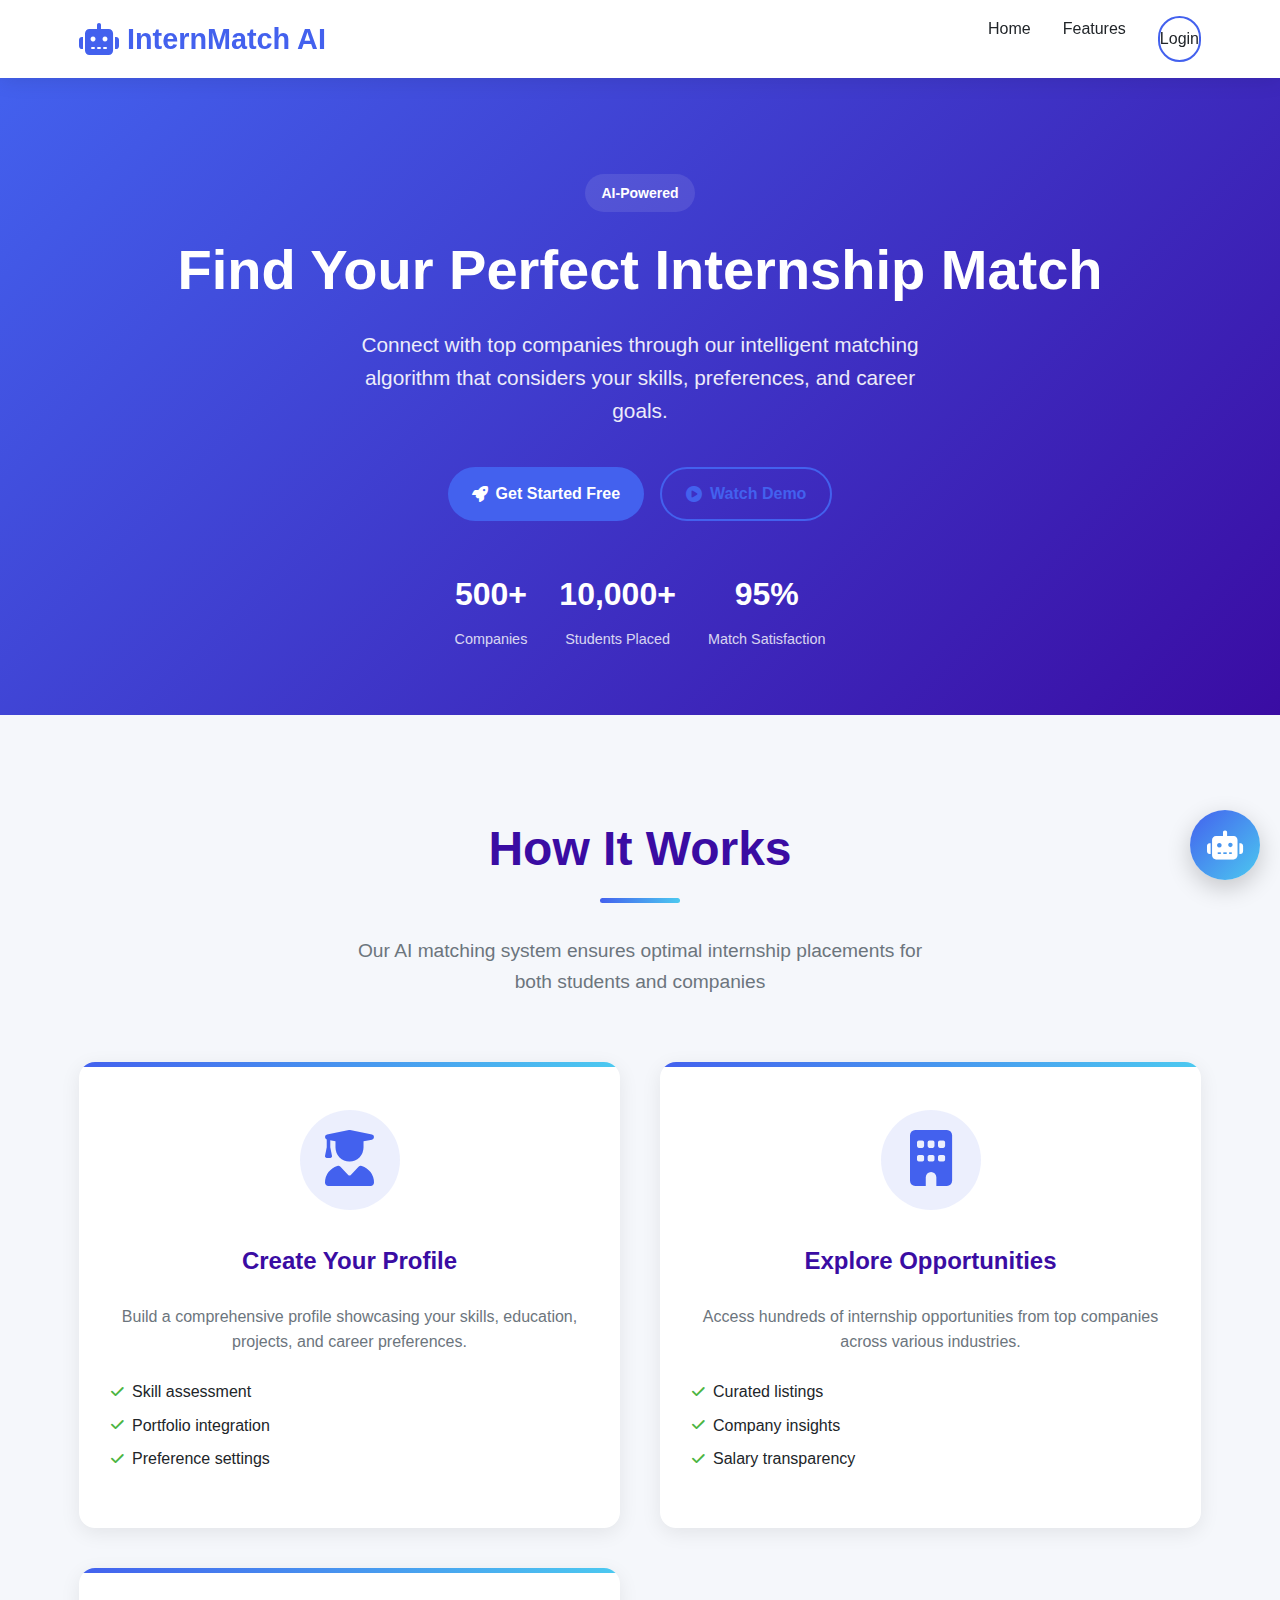
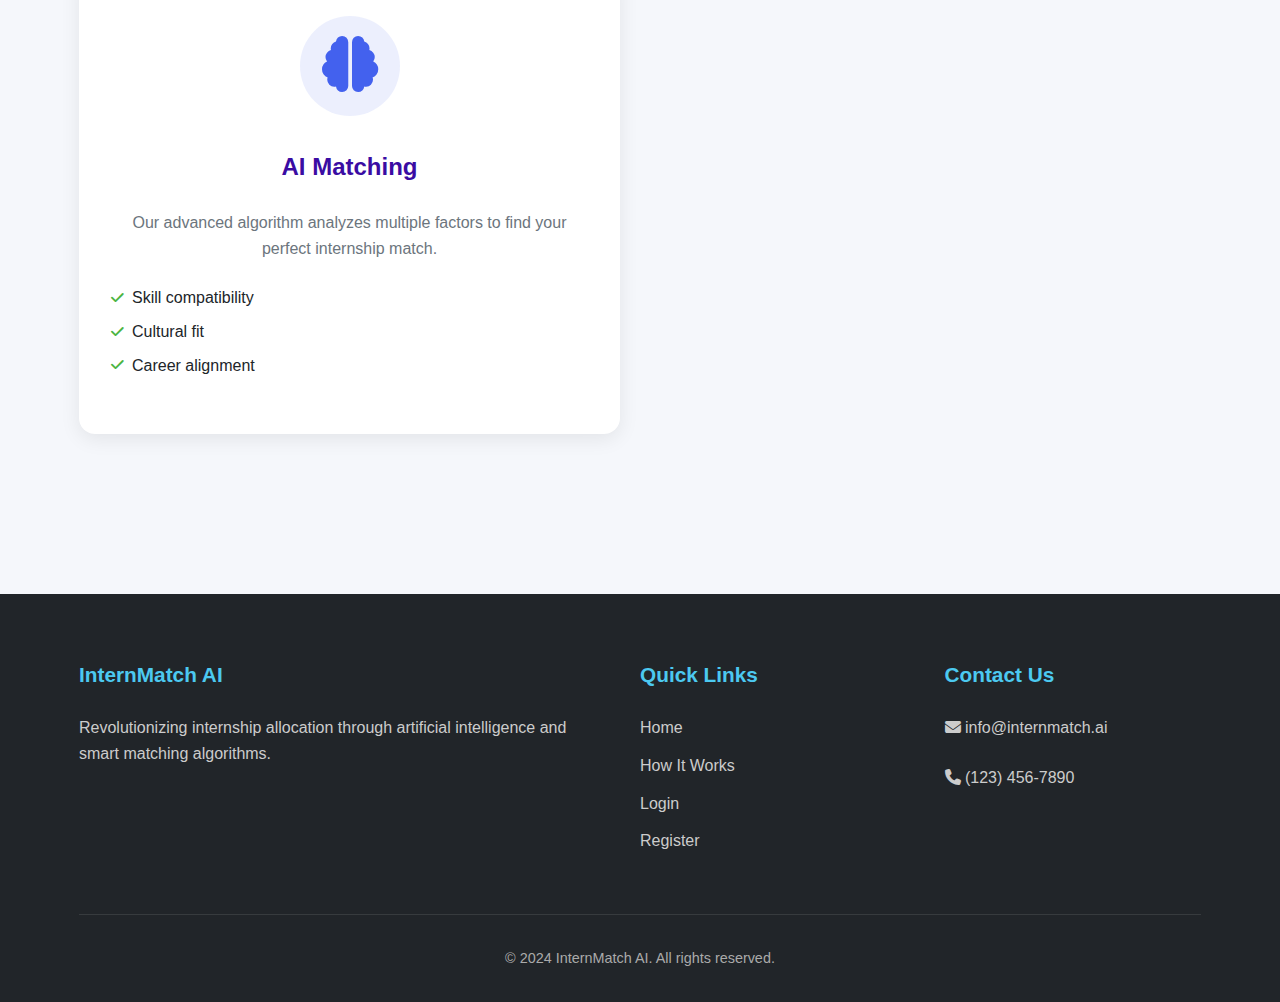
<file: projectsih/index.html>
<!DOCTYPE html>
<html lang="en">
<head>
    <meta charset="UTF-8">
    <meta name="viewport" content="width=device-width, initial-scale=1.0">
    <title>InternMatch AI - Smart Internship Allocation</title>
    <link rel="stylesheet" href="https://cdnjs.cloudflare.com/ajax/libs/font-awesome/6.4.0/css/all.min.css">
    <style>
        /* Reset and Base Styles */
        * {
            margin: 0;
            padding: 0;
            box-sizing: border-box;
            font-family: 'Segoe UI', Tahoma, Geneva, Verdana, sans-serif;
        }

        :root {
            --primary: #4361ee;
            --primary-dark: #3a0ca3;
            --primary-light: #4895ef;
            --secondary: #4cc9f0;
            --accent: #7209b7;
            --success: #4bb543;
            --warning: #ffcc00;
            --danger: #dc3545;
            --light: #f8f9fa;
            --dark: #212529;
            --gray: #6c757d;
            --light-gray: #e9ecef;
            --card-shadow: 0 5px 20px rgba(0, 0, 0, 0.08);
            --card-shadow-hover: 0 15px 35px rgba(0, 0, 0, 0.15);
            --transition: all 0.3s ease;
            --border-radius: 16px;
            --border-radius-sm: 8px;
        }

        body {
            background: #f5f7fb;
            color: var(--dark);
            line-height: 1.6;
            overflow-x: hidden;
            min-height: 100vh;
        }

        .container {
            width: 90%;
            max-width: 1200px;
            margin: 0 auto;
            padding: 0 15px;
        }

        .page {
            display: none;
            min-height: 100vh;
        }

        .active-page {
            display: block;
        }

        /* Header Styles */
        header {
            background: white;
            box-shadow: 0 2px 20px rgba(0, 0, 0, 0.1);
            position: sticky;
            top: 0;
            z-index: 100;
        }

        .navbar {
            display: flex;
            justify-content: space-between;
            align-items: center;
            padding: 1rem 0;
        }

        .logo {
            font-size: 1.8rem;
            font-weight: 700;
            color: var(--primary);
            text-decoration: none;
            display: flex;
            align-items: center;
        }

        .logo i {
            margin-right: 0.5rem;
            font-size: 2rem;
        }

        .nav-links {
            display: flex;
            list-style: none;
        }

        .nav-links li {
            margin-left: 2rem;
        }

        .nav-links a {
            text-decoration: none;
            color: var(--dark);
            font-weight: 500;
            transition: var(--transition);
            padding: 0.5rem 0;
            position: relative;
        }

        .nav-links a:after {
            content: '';
            position: absolute;
            width: 0;
            height: 3px;
            bottom: 0;
            left: 0;
            background: linear-gradient(to right, var(--primary), var(--secondary));
            transition: var(--transition);
            border-radius: 2px;
        }

        .nav-links a:hover:after {
            width: 100%;
        }

        .btn {
            display: inline-flex;
            align-items: center;
            gap: 0.5rem;
            padding: 0.75rem 1.5rem;
            background: var(--primary);
            color: white;
            border: none;
            border-radius: 50px;
            cursor: pointer;
            font-weight: 600;
            text-decoration: none;
            transition: var(--transition);
        }

        .btn:hover {
            background: var(--primary-dark);
            transform: translateY(-2px);
        }

        .btn-outline {
            background: transparent;
            border: 2px solid var(--primary);
            color: var(--primary);
        }

        .btn-outline:hover {
            background: var(--primary);
            color: white;
        }

        .btn-success {
            background: var(--success);
        }

        /* Hero Section */
        .hero {
            padding: 6rem 0 4rem;
            background: linear-gradient(135deg, #4361ee, #3a0ca3);
            color: white;
            text-align: center;
        }

        .hero-badge {
            display: inline-block;
            background: rgba(255, 255, 255, 0.1);
            color: white;
            padding: 0.5rem 1rem;
            border-radius: 50px;
            font-size: 0.875rem;
            font-weight: 600;
            margin-bottom: 1.5rem;
        }

        .hero h1 {
            font-size: 3.5rem;
            margin-bottom: 1.5rem;
            font-weight: 800;
            line-height: 1.2;
        }

        .hero p {
            font-size: 1.3rem;
            margin-bottom: 2.5rem;
            opacity: 0.9;
            line-height: 1.6;
            max-width: 600px;
            margin-left: auto;
            margin-right: auto;
        }

        .cta-buttons {
            display: flex;
            gap: 1rem;
            margin-bottom: 3rem;
            flex-wrap: wrap;
            justify-content: center;
        }

        .hero-stats {
            display: flex;
            gap: 2rem;
            justify-content: center;
            flex-wrap: wrap;
        }

        .stat {
            text-align: center;
        }

        .stat h3 {
            font-size: 2rem;
            font-weight: 700;
            margin-bottom: 0.5rem;
        }

        .stat p {
            font-size: 0.9rem;
            opacity: 0.8;
            margin: 0;
        }

        /* Features Section */
        .features {
            padding: 6rem 0;
        }

        .section-title {
            text-align: center;
            margin-bottom: 4rem;
        }

        .section-title h2 {
            font-size: 3rem;
            color: var(--primary-dark);
            margin-bottom: 1rem;
            position: relative;
            display: inline-block;
            font-weight: 700;
        }

        .section-title h2:after {
            content: '';
            position: absolute;
            width: 80px;
            height: 5px;
            background: linear-gradient(to right, var(--primary), var(--secondary));
            bottom: -15px;
            left: 50%;
            transform: translateX(-50%);
            border-radius: 3px;
        }

        .section-title p {
            color: var(--gray);
            font-size: 1.2rem;
            max-width: 600px;
            margin: 2rem auto 0;
            line-height: 1.6;
        }

        .features-grid {
            display: grid;
            grid-template-columns: repeat(auto-fit, minmax(350px, 1fr));
            gap: 2.5rem;
        }

        .feature-card {
            background: white;
            padding: 3rem 2rem;
            border-radius: var(--border-radius);
            box-shadow: var(--card-shadow);
            text-align: center;
            transition: var(--transition);
            position: relative;
            overflow: hidden;
        }

        .feature-card:before {
            content: '';
            position: absolute;
            top: 0;
            left: 0;
            width: 100%;
            height: 5px;
            background: linear-gradient(to right, var(--primary), var(--secondary));
        }

        .feature-card:hover {
            transform: translateY(-10px);
            box-shadow: var(--card-shadow-hover);
        }

        .feature-icon {
            font-size: 3.5rem;
            color: var(--primary);
            margin-bottom: 2rem;
            display: inline-block;
            width: 100px;
            height: 100px;
            line-height: 100px;
            border-radius: 50%;
            background: rgba(67, 97, 238, 0.1);
        }

        .feature-card h3 {
            font-size: 1.5rem;
            margin-bottom: 1.5rem;
            color: var(--primary-dark);
            font-weight: 600;
        }

        .feature-card p {
            color: var(--gray);
            margin-bottom: 1.5rem;
            line-height: 1.6;
        }

        .feature-list {
            list-style: none;
            text-align: left;
        }

        .feature-list li {
            margin-bottom: 0.5rem;
            color: var(--dark);
            display: flex;
            align-items: center;
            gap: 0.5rem;
        }

        .feature-list i {
            color: var(--success);
            font-size: 0.9rem;
        }

        /* Auth Pages */
        .auth-container {
            display: flex;
            justify-content: center;
            align-items: center;
            min-height: 80vh;
            padding: 2rem 0;
        }

        .auth-card {
            background: white;
            padding: 3rem;
            border-radius: var(--border-radius);
            box-shadow: var(--card-shadow);
            width: 100%;
            max-width: 500px;
        }

        .auth-header {
            text-align: center;
            margin-bottom: 2.5rem;
        }

        .auth-header h2 {
            color: var(--primary-dark);
            margin-bottom: 0.5rem;
            font-size: 2.2rem;
            font-weight: 700;
        }

        .auth-header p {
            color: var(--gray);
            font-size: 1.1rem;
        }

        .auth-form {
            margin-bottom: 2rem;
        }

        .form-row {
            display: grid;
            grid-template-columns: 1fr 1fr;
            gap: 1rem;
        }

        .form-group {
            margin-bottom: 1.5rem;
            position: relative;
        }

        .form-group label {
            display: block;
            margin-bottom: 0.5rem;
            font-weight: 600;
            color: var(--dark);
        }

        .input-with-icon {
            position: relative;
        }

        .input-with-icon i {
            position: absolute;
            left: 1rem;
            top: 50%;
            transform: translateY(-50%);
            color: var(--gray);
            z-index: 1;
        }

        .input-with-icon .form-control {
            padding-left: 3rem;
            padding-right: 3rem;
        }

        .password-toggle {
            position: absolute;
            right: 1rem;
            top: 50%;
            transform: translateY(-50%);
            background: none;
            border: none;
            color: var(--gray);
            cursor: pointer;
            z-index: 1;
        }

        .form-control {
            width: 100%;
            padding: 1rem 1.5rem;
            border: 2px solid var(--light-gray);
            border-radius: var(--border-radius-sm);
            font-size: 1rem;
            transition: var(--transition);
            background: white;
        }

        .form-control:focus {
            outline: none;
            border-color: var(--primary);
            box-shadow: 0 0 0 3px rgba(67, 97, 238, 0.1);
        }

        .role-selector {
            display: grid;
            grid-template-columns: 1fr 1fr;
            gap: 1rem;
            margin-top: 0.5rem;
        }

        .role-option {
            position: relative;
        }

        .role-option input {
            position: absolute;
            opacity: 0;
        }

        .role-option label {
            display: flex;
            flex-direction: column;
            align-items: center;
            gap: 0.5rem;
            padding: 1.5rem 1rem;
            border: 2px solid var(--light-gray);
            border-radius: var(--border-radius-sm);
            cursor: pointer;
            transition: var(--transition);
            text-align: center;
            font-weight: 500;
        }

        .role-option label i {
            font-size: 1.5rem;
            color: var(--gray);
        }

        .role-option input:checked + label {
            border-color: var(--primary);
            background: rgba(67, 97, 238, 0.05);
        }

        .role-option input:checked + label i {
            color: var(--primary);
        }

        .form-options {
            display: flex;
            justify-content: space-between;
            align-items: center;
            margin-bottom: 1.5rem;
        }

        .checkbox-container {
            display: flex;
            align-items: center;
            cursor: pointer;
            font-size: 0.9rem;
            color: var(--gray);
        }

        .checkbox-container input {
            position: absolute;
            opacity: 0;
        }

        .checkmark {
            width: 18px;
            height: 18px;
            border: 2px solid var(--light-gray);
            border-radius: 4px;
            margin-right: 0.5rem;
            position: relative;
            transition: var(--transition);
        }

        .checkbox-container input:checked + .checkmark {
            background: var(--primary);
            border-color: var(--primary);
        }

        .checkbox-container input:checked + .checkmark:after {
            content: '✓';
            position: absolute;
            color: white;
            font-size: 12px;
            top: 50%;
            left: 50%;
            transform: translate(-50%, -50%);
        }

        .forgot-password {
            color: var(--primary);
            text-decoration: none;
            font-size: 0.9rem;
            transition: var(--transition);
        }

        .forgot-password:hover {
            color: var(--primary-dark);
        }

        .auth-btn {
            width: 100%;
            justify-content: center;
            padding: 1rem 2rem;
            font-size: 1.1rem;
        }

        .auth-footer {
            text-align: center;
            padding-top: 1.5rem;
            border-top: 1px solid var(--light-gray);
        }

        .auth-footer p {
            color: var(--gray);
        }

        .auth-footer a {
            color: var(--primary);
            text-decoration: none;
            font-weight: 600;
            transition: var(--transition);
        }

        .auth-footer a:hover {
            color: var(--primary-dark);
        }

        /* Password Strength */
        .password-strength {
            margin-top: 0.5rem;
            display: flex;
            align-items: center;
            gap: 1rem;
        }

        .strength-bar {
            flex: 1;
            height: 6px;
            background: var(--light-gray);
            border-radius: 3px;
            overflow: hidden;
        }

        .strength-fill {
            height: 100%;
            width: 0%;
            background: var(--danger);
            border-radius: 3px;
            transition: var(--transition);
        }

        .strength-text {
            font-size: 0.8rem;
            font-weight: 600;
            color: var(--gray);
        }

        /* Dashboard */
        .dashboard {
            padding: 2rem 0 4rem;
        }

        .dashboard-header {
            display: flex;
            justify-content: space-between;
            align-items: center;
            margin-bottom: 2rem;
            background: white;
            padding: 2rem;
            border-radius: var(--border-radius);
            box-shadow: var(--card-shadow);
        }

        .welcome-message h2 {
            color: var(--primary-dark);
            margin-bottom: 0.5rem;
            font-size: 1.8rem;
            display: flex;
            align-items: center;
            gap: 0.5rem;
        }

        .welcome-emoji {
            font-size: 1.5rem;
        }

        .welcome-message p {
            color: var(--gray);
            font-size: 1.1rem;
        }

        .dashboard-actions {
            display: flex;
            gap: 1rem;
            align-items: center;
        }

        /* Stats Grid */
        .stats-grid {
            display: grid;
            grid-template-columns: repeat(auto-fit, minmax(200px, 1fr));
            gap: 1.5rem;
            margin-bottom: 2rem;
        }

        .stat-card {
            background: white;
            padding: 1.5rem;
            border-radius: var(--border-radius);
            box-shadow: var(--card-shadow);
            display: flex;
            align-items: center;
            gap: 1rem;
            transition: var(--transition);
        }

        .stat-card:hover {
            transform: translateY(-5px);
            box-shadow: var(--card-shadow-hover);
        }

        .stat-icon {
            width: 60px;
            height: 60px;
            border-radius: 50%;
            background: linear-gradient(135deg, var(--primary), var(--secondary));
            display: flex;
            align-items: center;
            justify-content: center;
            color: white;
            font-size: 1.5rem;
        }

        .stat-info h3 {
            font-size: 2rem;
            font-weight: 700;
            color: var(--primary-dark);
            margin-bottom: 0.25rem;
        }

        .stat-info p {
            color: var(--gray);
            margin: 0;
            font-size: 0.9rem;
        }

        .dashboard-grid {
            display: grid;
            grid-template-columns: repeat(auto-fit, minmax(350px, 1fr));
            gap: 2rem;
        }

        .dashboard-card {
            background: white;
            padding: 2rem;
            border-radius: var(--border-radius);
            box-shadow: var(--card-shadow);
            transition: var(--transition);
        }

        .dashboard-card:hover {
            transform: translateY(-5px);
            box-shadow: var(--card-shadow-hover);
        }

        .card-title {
            font-size: 1.25rem;
            margin: 0 0 1.5rem 0;
            color: var(--primary-dark);
            display: flex;
            align-items: center;
            gap: 0.5rem;
            font-weight: 600;
        }

        .card-title i {
            color: var(--primary);
        }

        .profile-info {
            display: flex;
            flex-direction: column;
            gap: 1.5rem;
        }

        .profile-avatar {
            width: 80px;
            height: 80px;
            border-radius: 50%;
            background: linear-gradient(135deg, var(--primary), var(--secondary));
            display: flex;
            align-items: center;
            justify-content: center;
            color: white;
            font-weight: 600;
            font-size: 1.5rem;
            margin: 0 auto 1rem;
        }

        .profile-details p {
            margin-bottom: 0.75rem;
            display: flex;
            justify-content: space-between;
            align-items: center;
            padding: 0.5rem 0;
            border-bottom: 1px solid var(--light-gray);
        }

        .profile-details strong {
            color: var(--dark);
            min-width: 100px;
        }

        .skills-section p {
            margin-bottom: 0.75rem;
            font-weight: 600;
            color: var(--dark);
        }

        .skill-tags {
            display: flex;
            flex-wrap: wrap;
            gap: 0.5rem;
        }

        .skill-tag {
            background: var(--light-gray);
            padding: 0.5rem 1rem;
            border-radius: 20px;
            font-size: 0.875rem;
            color: var(--dark);
            transition: var(--transition);
        }

        .skill-tag:hover {
            background: var(--primary);
            color: white;
        }

        .preferences-section p {
            margin: 0;
            line-height: 1.6;
            color: var(--gray);
        }

        /* Internship Cards */
        .internship-card {
            border: 2px solid var(--light-gray);
            border-radius: var(--border-radius-sm);
            padding: 1.5rem;
            margin-bottom: 1.5rem;
            transition: var(--transition);
        }

        .internship-card.featured {
            border-color: var(--primary);
            background: rgba(67, 97, 238, 0.02);
        }

        .internship-card:hover {
            border-color: var(--primary);
        }

        .internship-header {
            display: flex;
            justify-content: space-between;
            align-items: flex-start;
            margin-bottom: 1rem;
        }

        .internship-header h4 {
            color: var(--primary);
            margin: 0;
            font-size: 1.2rem;
        }

        .match-badge {
            background: var(--success);
            color: white;
            padding: 0.4rem 0.8rem;
            border-radius: 15px;
            font-size: 0.8rem;
            font-weight: 600;
        }

        .internship-card p {
            margin-bottom: 0.5rem;
            display: flex;
            align-items: center;
            gap: 0.5rem;
            color: var(--gray);
        }

        .internship-card p i {
            width: 16px;
            color: var(--primary);
        }

        .internship-skills {
            display: flex;
            gap: 0.5rem;
            flex-wrap: wrap;
            margin: 1rem 0;
        }

        .internship-actions {
            display: flex;
            gap: 0.75rem;
            margin-top: 1rem;
        }

        .internship-actions .btn {
            flex: 1;
            justify-content: center;
            padding: 0.75rem 1rem;
            font-size: 0.9rem;
        }

        /* Empty State */
        .empty-state {
            text-align: center;
            padding: 3rem 2rem;
            color: var(--gray);
        }

        .empty-state i {
            font-size: 4rem;
            color: var(--light-gray);
            margin-bottom: 1.5rem;
        }

        .empty-state h4 {
            color: var(--dark);
            margin-bottom: 1rem;
        }

        .empty-state p {
            margin-bottom: 2rem;
            line-height: 1.6;
        }

        /* Admin Panel */
        .admin-panel {
            display: none;
        }

        .admin-actions {
            display: grid;
            grid-template-columns: 1fr;
            gap: 1rem;
        }

        .admin-action-card {
            background: white;
            padding: 1.5rem;
            border-radius: var(--border-radius-sm);
            box-shadow: 0 2px 10px rgba(0, 0, 0, 0.05);
            text-align: center;
            transition: var(--transition);
            cursor: pointer;
            border: 2px solid transparent;
        }

        .admin-action-card:hover {
            transform: translateY(-3px);
            border-color: var(--primary);
        }

        .admin-action-card i {
            font-size: 2.5rem;
            color: var(--primary);
            margin-bottom: 1rem;
        }

        .admin-action-card h4 {
            margin-bottom: 0.5rem;
            color: var(--primary-dark);
        }

        .admin-action-card p {
            color: var(--gray);
            margin-bottom: 1rem;
            font-size: 0.9rem;
        }

        /* Enhanced Chatbot Styles */
        .chatbot-container {
            position: fixed;
            bottom: 20px;
            right: 20px;
            z-index: 1000;
        }

        .chat-icon {
            width: 70px;
            height: 70px;
            background: linear-gradient(135deg, var(--primary), var(--secondary));
            border-radius: 50%;
            display: flex;
            justify-content: center;
            align-items: center;
            cursor: pointer;
            box-shadow: 0 8px 25px rgba(0, 0, 0, 0.2);
            transition: var(--transition);
            animation: pulse 2s infinite;
        }

        @keyframes pulse {
            0% { transform: scale(1); }
            50% { transform: scale(1.05); }
            100% { transform: scale(1); }
        }

        .chat-icon:hover {
            transform: scale(1.1);
        }

        .chat-icon i {
            color: white;
            font-size: 1.8rem;
        }

        .chat-window {
            position: absolute;
            bottom: 80px;
            right: 0;
            width: 400px;
            height: 600px;
            background: white;
            border-radius: var(--border-radius);
            box-shadow: 0 15px 50px rgba(0, 0, 0, 0.2);
            display: none;
            flex-direction: column;
            overflow: hidden;
        }

        .chat-header {
            background: linear-gradient(135deg, var(--primary), var(--primary-dark));
            color: white;
            padding: 1.5rem;
            display: flex;
            justify-content: space-between;
            align-items: center;
        }

        .chat-bot-info {
            display: flex;
            align-items: center;
            gap: 1rem;
        }

        .bot-avatar {
            width: 45px;
            height: 45px;
            border-radius: 50%;
            background: rgba(255, 255, 255, 0.2);
            display: flex;
            align-items: center;
            justify-content: center;
            font-size: 1.2rem;
        }

        .bot-details h3 {
            margin: 0;
            font-size: 1.1rem;
        }

        .bot-details p {
            margin: 0;
            font-size: 0.8rem;
            opacity: 0.8;
        }

        .chat-actions {
            display: flex;
            gap: 0.5rem;
        }

        .chat-action-btn {
            background: none;
            border: none;
            color: white;
            cursor: pointer;
            padding: 0.5rem;
            border-radius: 50%;
            transition: var(--transition);
        }

        .chat-action-btn:hover {
            background: rgba(255, 255, 255, 0.1);
        }

        .chat-messages {
            flex: 1;
            padding: 1.5rem;
            overflow-y: auto;
            display: flex;
            flex-direction: column;
            gap: 1rem;
        }

        .message {
            max-width: 85%;
            padding: 0;
            position: relative;
            animation: messageSlide 0.3s ease;
        }

        @keyframes messageSlide {
            from { opacity: 0; transform: translateY(10px); }
            to { opacity: 1; transform: translateY(0); }
        }

        .bot-message {
            align-self: flex-start;
        }

        .user-message {
            align-self: flex-end;
        }

        .message-content {
            padding: 1rem 1.25rem;
            border-radius: 20px;
            position: relative;
        }

        .bot-message .message-content {
            background: var(--light-gray);
            border-radius: 20px 20px 20px 5px;
        }

        .user-message .message-content {
            background: var(--primary);
            color: white;
            border-radius: 20px 20px 5px 20px;
        }

        .message-content p {
            margin: 0;
            line-height: 1.5;
        }

        .message-time {
            font-size: 0.7rem;
            color: var(--gray);
            margin-top: 0.25rem;
            padding: 0 0.5rem;
        }

        .user-message .message-time {
            text-align: right;
            color: rgba(255, 255, 255, 0.7);
        }

        /* Typing Indicator */
        .typing-indicator {
            display: none;
            align-items: center;
            gap: 0.5rem;
            padding: 1rem;
            color: var(--gray);
            font-style: italic;
        }

        .typing-dots {
            display: flex;
            gap: 0.25rem;
        }

        .typing-dot {
            width: 6px;
            height: 6px;
            border-radius: 50%;
            background: var(--gray);
            animation: typing 1.4s infinite ease-in-out;
        }

        .typing-dot:nth-child(1) { animation-delay: -0.32s; }
        .typing-dot:nth-child(2) { animation-delay: -0.16s; }

        @keyframes typing {
            0%, 80%, 100% { transform: scale(0.8); opacity: 0.5; }
            40% { transform: scale(1); opacity: 1; }
        }

        /* Quick Suggestions */
        .quick-suggestions {
            display: flex;
            flex-wrap: wrap;
            gap: 0.5rem;
            margin-top: 1rem;
        }

        .suggestion-btn {
            background: rgba(67, 97, 238, 0.1);
            border: 1px solid rgba(67, 97, 238, 0.2);
            color: var(--primary);
            padding: 0.5rem 1rem;
            border-radius: 15px;
            font-size: 0.8rem;
            cursor: pointer;
            transition: var(--transition);
        }

        .suggestion-btn:hover {
            background: var(--primary);
            color: white;
        }

        /* Chat Input */
        .chat-input-container {
            padding: 1.5rem;
            border-top: 1px solid var(--light-gray);
            background: white;
        }

        .chat-input {
            display: flex;
            gap: 0.75rem;
            align-items: flex-end;
        }

        .chat-input textarea {
            flex: 1;
            padding: 1rem 1.5rem;
            border: 2px solid var(--light-gray);
            border-radius: 25px;
            outline: none;
            font-size: 0.9rem;
            transition: var(--transition);
            resize: none;
            max-height: 120px;
            min-height: 50px;
            font-family: inherit;
        }

        .chat-input textarea:focus {
            border-color: var(--primary);
        }

        #send-message {
            background: var(--primary);
            color: white;
            border: none;
            border-radius: 50%;
            width: 50px;
            height: 50px;
            cursor: pointer;
            transition: var(--transition);
            display: flex;
            align-items: center;
            justify-content: center;
            flex-shrink: 0;
        }

        #send-message:hover:not(:disabled) {
            background: var(--primary-dark);
        }

        #send-message:disabled {
            background: var(--light-gray);
            cursor: not-allowed;
        }

        /* Footer */
        footer {
            background: var(--dark);
            color: white;
            padding: 4rem 0 2rem;
            margin-top: 4rem;
        }

        .footer-content {
            display: grid;
            grid-template-columns: 2fr 1fr 1fr;
            gap: 3rem;
            margin-bottom: 3rem;
        }

        .footer-section h3 {
            margin-bottom: 1.5rem;
            color: var(--secondary);
            font-size: 1.3rem;
        }

        .footer-section p {
            color: #ccc;
            line-height: 1.6;
            margin-bottom: 1.5rem;
        }

        .footer-section ul {
            list-style: none;
        }

        .footer-section ul li {
            margin-bottom: 0.75rem;
        }

        .footer-section a {
            color: #ccc;
            text-decoration: none;
            transition: var(--transition);
        }

        .footer-section a:hover {
            color: var(--secondary);
        }

        .footer-bottom {
            text-align: center;
            padding-top: 2rem;
            border-top: 1px solid rgba(255, 255, 255, 0.1);
            font-size: 0.9rem;
            color: #aaa;
        }

        /* Error Messages */
        .error-message {
            color: var(--danger);
            font-size: 0.8rem;
            margin-top: 0.5rem;
            display: none;
            font-weight: 500;
        }

        /* Responsive Design */
        @media (max-width: 768px) {
            .nav-links {
                display: none;
            }
            
            .hero h1 {
                font-size: 2.5rem;
            }
            
            .hero p {
                font-size: 1.1rem;
            }
            
            .features-grid {
                grid-template-columns: 1fr;
            }
            
            .form-row {
                grid-template-columns: 1fr;
            }
            
            .role-selector {
                grid-template-columns: 1fr;
            }
            
            .dashboard-header {
                flex-direction: column;
                gap: 1rem;
                text-align: center;
            }
            
            .stats-grid {
                grid-template-columns: repeat(2, 1fr);
            }
            
            .dashboard-grid {
                grid-template-columns: 1fr;
            }
            
            .chat-window {
                width: 350px;
                height: 500px;
                right: 10px;
            }
            
            .footer-content {
                grid-template-columns: 1fr;
                gap: 2rem;
            }
        }

        @media (max-width: 480px) {
            .hero h1 {
                font-size: 2rem;
            }
            
            .section-title h2 {
                font-size: 2rem;
            }
            
            .auth-card {
                padding: 2rem 1.5rem;
            }
            
            .stats-grid {
                grid-template-columns: 1fr;
            }
            
            .chat-window {
                width: 300px;
                right: 10px;
            }
        }

        /* Animation for page transitions */
        @keyframes fadeIn {
            from { opacity: 0; transform: translateY(20px); }
            to { opacity: 1; transform: translateY(0); }
        }

        .page {
            animation: fadeIn 0.5s ease;
        }
    </style>
</head>
<body>
    <!-- Header -->
    <header>
        <div class="container">
            <nav class="navbar">
                <a href="#" class="logo" onclick="showPage('home')">
                    <i class="fas fa-robot"></i> InternMatch AI
                </a>
                <ul class="nav-links">
                    <li><a href="#" onclick="showPage('home')">Home</a></li>
                    <li><a href="#" onclick="scrollToFeatures()">Features</a></li>
                    <li><a href="#" onclick="showPage('login')" class="btn btn-outline">Login</a></li>
                </ul>
            </nav>
        </div>
    </header>

    <!-- Home Page -->
    <section id="home" class="page active-page">
        <div class="hero">
            <div class="container">
                <div class="hero-content">
                    <div class="hero-badge">
                        <span>AI-Powered</span>
                    </div>
                    <h1>Find Your Perfect Internship Match</h1>
                    <p>Connect with top companies through our intelligent matching algorithm that considers your skills, preferences, and career goals.</p>
                    <div class="cta-buttons">
                        <a href="#" class="btn" onclick="showPage('register')">
                            <i class="fas fa-rocket"></i> Get Started Free
                        </a>
                        <a href="#" class="btn btn-outline" onclick="scrollToFeatures()">
                            <i class="fas fa-play-circle"></i> Watch Demo
                        </a>
                    </div>
                    <div class="hero-stats">
                        <div class="stat">
                            <h3>500+</h3>
                            <p>Companies</p>
                        </div>
                        <div class="stat">
                            <h3>10,000+</h3>
                            <p>Students Placed</p>
                        </div>
                        <div class="stat">
                            <h3>95%</h3>
                            <p>Match Satisfaction</p>
                        </div>
                    </div>
                </div>
            </div>
        </div>

        <div class="container">
            <!-- Features Section -->
            <section id="features" class="features">
                <div class="section-title">
                    <h2>How It Works</h2>
                    <p>Our AI matching system ensures optimal internship placements for both students and companies</p>
                </div>
                <div class="features-grid">
                    <div class="feature-card">
                        <div class="feature-icon">
                            <i class="fas fa-user-graduate"></i>
                        </div>
                        <h3>Create Your Profile</h3>
                        <p>Build a comprehensive profile showcasing your skills, education, projects, and career preferences.</p>
                        <ul class="feature-list">
                            <li><i class="fas fa-check"></i> Skill assessment</li>
                            <li><i class="fas fa-check"></i> Portfolio integration</li>
                            <li><i class="fas fa-check"></i> Preference settings</li>
                        </ul>
                    </div>
                    <div class="feature-card">
                        <div class="feature-icon">
                            <i class="fas fa-building"></i>
                        </div>
                        <h3>Explore Opportunities</h3>
                        <p>Access hundreds of internship opportunities from top companies across various industries.</p>
                        <ul class="feature-list">
                            <li><i class="fas fa-check"></i> Curated listings</li>
                            <li><i class="fas fa-check"></i> Company insights</li>
                            <li><i class="fas fa-check"></i> Salary transparency</li>
                        </ul>
                    </div>
                    <div class="feature-card">
                        <div class="feature-icon">
                            <i class="fas fa-brain"></i>
                        </div>
                        <h3>AI Matching</h3>
                        <p>Our advanced algorithm analyzes multiple factors to find your perfect internship match.</p>
                        <ul class="feature-list">
                            <li><i class="fas fa-check"></i> Skill compatibility</li>
                            <li><i class="fas fa-check"></i> Cultural fit</li>
                            <li><i class="fas fa-check"></i> Career alignment</li>
                        </ul>
                    </div>
                </div>
            </section>
        </div>
    </section>

    <!-- Login Page -->
    <section id="login" class="page">
        <div class="container">
            <div class="auth-container">
                <div class="auth-card">
                    <div class="auth-header">
                        <h2>Welcome Back</h2>
                        <p>Sign in to your account to continue</p>
                    </div>
                    <form id="login-form" class="auth-form">
                        <div class="form-group">
                            <label for="login-email">Email Address</label>
                            <div class="input-with-icon">
                                <i class="fas fa-envelope"></i>
                                <input type="email" id="login-email" class="form-control" placeholder="Enter your email" required>
                            </div>
                            <div class="error-message" id="login-email-error"></div>
                        </div>
                        <div class="form-group">
                            <label for="login-password">Password</label>
                            <div class="input-with-icon">
                                <i class="fas fa-lock"></i>
                                <input type="password" id="login-password" class="form-control" placeholder="Enter your password" required>
                                <button type="button" class="password-toggle" onclick="togglePassword('login-password')">
                                    <i class="fas fa-eye"></i>
                                </button>
                            </div>
                            <div class="error-message" id="login-password-error"></div>
                        </div>
                        <div class="form-group">
                            <label>Login as:</label>
                            <div class="role-selector">
                                <div class="role-option">
                                    <input type="radio" id="login-student" name="login-role" value="student" checked>
                                    <label for="login-student">
                                        <i class="fas fa-user-graduate"></i>
                                        <span>Student</span>
                                    </label>
                                </div>
                                <div class="role-option">
                                    <input type="radio" id="login-admin" name="login-role" value="admin">
                                    <label for="login-admin">
                                        <i class="fas fa-user-tie"></i>
                                        <span>Admin</span>
                                    </label>
                                </div>
                            </div>
                        </div>
                        <div class="form-options">
                            <label class="checkbox-container">
                                <input type="checkbox" id="remember-me">
                                <span class="checkmark"></span>
                                Remember me
                            </label>
                            <a href="#" class="forgot-password">Forgot password?</a>
                        </div>
                        <button type="submit" class="btn auth-btn">
                            <i class="fas fa-sign-in-alt"></i> Sign In
                        </button>
                    </form>
                    <div class="auth-footer">
                        <p>Don't have an account? <a href="#" onclick="showPage('register')">Create account</a></p>
                    </div>
                </div>
            </div>
        </div>
    </section>

    <!-- Registration Page -->
    <section id="register" class="page">
        <div class="container">
            <div class="auth-container">
                <div class="auth-card">
                    <div class="auth-header">
                        <h2>Create Account</h2>
                        <p>Join thousands of students finding their dream internships</p>
                    </div>
                    <form id="register-form" class="auth-form">
                        <div class="form-row">
                            <div class="form-group">
                                <label for="first-name">First Name</label>
                                <div class="input-with-icon">
                                    <i class="fas fa-user"></i>
                                    <input type="text" id="first-name" class="form-control" placeholder="Enter your first name" required>
                                </div>
                                <div class="error-message" id="first-name-error"></div>
                            </div>
                            <div class="form-group">
                                <label for="last-name">Last Name</label>
                                <div class="input-with-icon">
                                    <i class="fas fa-user"></i>
                                    <input type="text" id="last-name" class="form-control" placeholder="Enter your last name" required>
                                </div>
                                <div class="error-message" id="last-name-error"></div>
                            </div>
                        </div>
                        <div class="form-group">
                            <label for="register-email">Email Address</label>
                            <div class="input-with-icon">
                                <i class="fas fa-envelope"></i>
                                <input type="email" id="register-email" class="form-control" placeholder="Enter your email" required>
                            </div>
                            <div class="error-message" id="register-email-error"></div>
                        </div>
                        <div class="form-group">
                            <label for="phone">Phone Number</label>
                            <div class="input-with-icon">
                                <i class="fas fa-phone"></i>
                                <input type="tel" id="phone" class="form-control" placeholder="Enter your phone number" required>
                            </div>
                            <div class="error-message" id="phone-error"></div>
                        </div>
                        <div class="form-group">
                            <label for="university">University</label>
                            <div class="input-with-icon">
                                <i class="fas fa-university"></i>
                                <input type="text" id="university" class="form-control" placeholder="Enter your university" required>
                            </div>
                            <div class="error-message" id="university-error"></div>
                        </div>
                        <div class="form-group">
                            <label for="major">Major/Field of Study</label>
                            <div class="input-with-icon">
                                <i class="fas fa-graduation-cap"></i>
                                <input type="text" id="major" class="form-control" placeholder="Enter your major" required>
                            </div>
                            <div class="error-message" id="major-error"></div>
                        </div>
                        <div class="form-group">
                            <label for="register-password">Password</label>
                            <div class="input-with-icon">
                                <i class="fas fa-lock"></i>
                                <input type="password" id="register-password" class="form-control" placeholder="Create a password" required>
                                <button type="button" class="password-toggle" onclick="togglePassword('register-password')">
                                    <i class="fas fa-eye"></i>
                                </button>
                            </div>
                            <div class="password-strength">
                                <div class="strength-bar">
                                    <div class="strength-fill" id="password-strength-fill"></div>
                                </div>
                                <span class="strength-text" id="password-strength-text">Weak</span>
                            </div>
                            <div class="error-message" id="register-password-error"></div>
                        </div>
                        <div class="form-group">
                            <label for="confirm-password">Confirm Password</label>
                            <div class="input-with-icon">
                                <i class="fas fa-lock"></i>
                                <input type="password" id="confirm-password" class="form-control" placeholder="Confirm your password" required>
                                <button type="button" class="password-toggle" onclick="togglePassword('confirm-password')">
                                    <i class="fas fa-eye"></i>
                                </button>
                            </div>
                            <div class="error-message" id="confirm-password-error"></div>
                        </div>
                        <div class="form-group">
                            <label class="checkbox-container">
                                <input type="checkbox" id="terms" required>
                                <span class="checkmark"></span>
                                I agree to the <a href="#">Terms of Service</a> and <a href="#">Privacy Policy</a>
                            </label>
                            <div class="error-message" id="terms-error"></div>
                        </div>
                        <button type="submit" class="btn auth-btn">
                            <i class="fas fa-user-plus"></i> Create Account
                        </button>
                    </form>
                    <div class="auth-footer">
                        <p>Already have an account? <a href="#" onclick="showPage('login')">Sign in</a></p>
                    </div>
                </div>
            </div>
        </div>
    </section>

    <!-- Dashboard -->
    <section id="dashboard" class="page">
        <div class="container">
            <div class="dashboard">
                <div class="dashboard-header">
                    <div class="welcome-message">
                        <h2>Welcome back, <span id="user-name">Student</span>! <span class="welcome-emoji">👋</span></h2>
                        <p>Here's your internship allocation dashboard</p>
                    </div>
                    <div class="dashboard-actions">
                        <button id="logout-btn" class="btn btn-outline">
                            <i class="fas fa-sign-out-alt"></i> Logout
                        </button>
                    </div>
                </div>

                <!-- Quick Stats -->
                <div class="stats-grid">
                    <div class="stat-card">
                        <div class="stat-icon">
                            <i class="fas fa-briefcase"></i>
                        </div>
                        <div class="stat-info">
                            <h3>12</h3>
                            <p>Applications</p>
                        </div>
                    </div>
                    <div class="stat-card">
                        <div class="stat-icon">
                            <i class="fas fa-star"></i>
                        </div>
                        <div class="stat-info">
                            <h3>92%</h3>
                            <p>Match Score</p>
                        </div>
                    </div>
                    <div class="stat-card">
                        <div class="stat-icon">
                            <i class="fas fa-calendar-check"></i>
                        </div>
                        <div class="stat-info">
                            <h3>3</h3>
                            <p>Interviews</p>
                        </div>
                    </div>
                    <div class="stat-card">
                        <div class="stat-icon">
                            <i class="fas fa-trophy"></i>
                        </div>
                        <div class="stat-info">
                            <h3>1</h3>
                            <p>Offers</p>
                        </div>
                    </div>
                </div>

                <div class="dashboard-grid">
                    <!-- Student Profile Card -->
                    <div class="dashboard-card">
                        <div class="card-header">
                            <h3 class="card-title"><i class="fas fa-user-circle"></i> Your Profile</h3>
                        </div>
                        <div class="profile-info">
                            <div class="profile-avatar">JD</div>
                            <div class="profile-details">
                                <p><strong>Name:</strong> <span id="profile-name">John Doe</span></p>
                                <p><strong>Email:</strong> <span id="profile-email">john.doe@example.com</span></p>
                                <p><strong>University:</strong> <span id="profile-university">Stanford University</span></p>
                                <p><strong>Major:</strong> <span id="profile-major">Computer Science</span></p>
                                <p><strong>GPA:</strong> <span id="profile-gpa">3.7/4.0</span></p>
                            </div>
                            <div class="skills-section">
                                <p><strong>Skills:</strong></p>
                                <div class="skill-tags" id="profile-skills">
                                    <span class="skill-tag">JavaScript</span>
                                    <span class="skill-tag">Python</span>
                                    <span class="skill-tag">React</span>
                                    <span class="skill-tag">Data Analysis</span>
                                    <span class="skill-tag">UI/UX Design</span>
                                    <span class="skill-tag">Machine Learning</span>
                                </div>
                            </div>
                            <div class="preferences-section">
                                <p><strong>Preferences:</strong> <span id="profile-preferences">Remote work, Startup environment, Machine Learning projects, Flexible hours</span></p>
                            </div>
                        </div>
                        <button id="edit-profile-btn" class="btn" style="width: 100%; margin-top: 1rem;">
                            <i class="fas fa-edit"></i> Edit Profile
                        </button>
                    </div>

                    <!-- Allocated Internship Card -->
                    <div class="dashboard-card">
                        <h3 class="card-title"><i class="fas fa-briefcase"></i> Your Internship Allocation</h3>
                        <div id="internship-allocation">
                            <div class="internship-card featured">
                                <div class="internship-header">
                                    <h4>Frontend Developer Intern</h4>
                                    <span class="match-badge">92% Match</span>
                                </div>
                                <p class="company"><i class="fas fa-building"></i> Tech Innovations Inc.</p>
                                <p class="location"><i class="fas fa-map-marker-alt"></i> Remote</p>
                                <p class="duration"><i class="fas fa-calendar"></i> 3 months (Summer 2024)</p>
                                <p class="stipend"><i class="fas fa-money-bill-wave"></i> $1,500/month</p>
                                <div class="internship-skills">
                                    <span class="skill">React</span>
                                    <span class="skill">JavaScript</span>
                                    <span class="skill">CSS3</span>
                                    <span class="skill">UI/UX</span>
                                </div>
                                <div class="internship-actions">
                                    <button class="btn btn-success">
                                        <i class="fas fa-check"></i> Accept Offer
                                    </button>
                                    <button class="btn btn-outline">
                                        <i class="fas fa-times"></i> Decline
                                    </button>
                                </div>
                            </div>
                        </div>
                        <div id="no-internship" style="display: none;">
                            <div class="empty-state">
                                <i class="fas fa-briefcase"></i>
                                <h4>No Internship Yet</h4>
                                <p>You haven't been allocated an internship yet. The next allocation cycle is on <strong>June 15, 2024</strong>.</p>
                                <button class="btn">
                                    <i class="fas fa-sync-alt"></i> Check for Updates
                                </button>
                            </div>
                        </div>
                    </div>

                    <!-- Admin Panel -->
                    <div id="admin-panel" class="dashboard-card admin-panel">
                        <h3 class="card-title"><i class="fas fa-cogs"></i> Admin Panel</h3>
                        <div class="admin-actions">
                            <div class="admin-action-card" onclick="adminAction('upload')">
                                <i class="fas fa-upload"></i>
                                <h4>Upload Internships</h4>
                                <p>Add new internship opportunities to the system</p>
                            </div>
                            <div class="admin-action-card" onclick="adminAction('allocation')">
                                <i class="fas fa-robot"></i>
                                <h4>Run Allocation</h4>
                                <p>Execute the AI matching algorithm</p>
                            </div>
                            <div class="admin-action-card" onclick="adminAction('reports')">
                                <i class="fas fa-chart-bar"></i>
                                <h4>View Reports</h4>
                                <p>Analyze matching statistics and outcomes</p>
                            </div>
                        </div>
                    </div>
                </div>
            </div>
        </div>
    </section>

    <!-- Enhanced Chatbot -->
    <div class="chatbot-container">
        <div class="chat-icon" id="chat-icon">
            <i class="fas fa-robot"></i>
        </div>
        <div class="chat-window" id="chat-window">
            <div class="chat-header">
                <div class="chat-bot-info">
                    <div class="bot-avatar">
                        <i class="fas fa-robot"></i>
                    </div>
                    <div class="bot-details">
                        <h3>InternMatch Assistant</h3>
                        <p>Online • AI Powered</p>
                    </div>
                </div>
                <div class="chat-actions">
                    <button class="chat-action-btn" onclick="clearChat()" title="Clear conversation">
                        <i class="fas fa-trash"></i>
                    </button>
                    <button id="close-chat" class="chat-action-btn" title="Close chat">
                        <i class="fas fa-times"></i>
                    </button>
                </div>
            </div>
            <div class="chat-messages" id="chat-messages">
                <div class="message bot-message">
                    <div class="message-content">
                        <p>Hello! I'm your InternMatch AI assistant. I can help you with:</p>
                        <ul style="margin: 0.5rem 0 0 1rem;">
                            <li>Internship applications</li>
                            <li>Profile optimization</li>
                            <li>Matching process</li>
                            <li>Interview preparation</li>
                            <li>Career guidance</li>
                        </ul>
                        <p style="margin-top: 0.5rem;">What would you like to know today?</p>
                    </div>
                    <div class="message-time">Just now</div>
                    <div class="quick-suggestions">
                        <button class="suggestion-btn" onclick="handleSuggestion('How do I improve my profile?')">Improve Profile</button>
                        <button class="suggestion-btn" onclick="handleSuggestion('What internships are available?')">Available Internships</button>
                        <button class="suggestion-btn" onclick="handleSuggestion('How does matching work?')">Matching Process</button>
                    </div>
                </div>
            </div>
            <div class="typing-indicator" id="typing-indicator">
                <span>AI is thinking</span>
                <div class="typing-dots">
                    <div class="typing-dot"></div>
                    <div class="typing-dot"></div>
                    <div class="typing-dot"></div>
                </div>
            </div>
            <div class="chat-input-container">
                <div class="chat-input">
                    <textarea id="chat-input" placeholder="Type your message..." rows="1"></textarea>
                    <button id="send-message">
                        <i class="fas fa-paper-plane"></i>
                    </button>
                </div>
            </div>
        </div>
    </div>

    <!-- Footer -->
    <footer>
        <div class="container">
            <div class="footer-content">
                <div class="footer-section">
                    <h3>InternMatch AI</h3>
                    <p>Revolutionizing internship allocation through artificial intelligence and smart matching algorithms.</p>
                </div>
                <div class="footer-section">
                    <h3>Quick Links</h3>
                    <ul>
                        <li><a href="#" onclick="showPage('home')">Home</a></li>
                        <li><a href="#" onclick="scrollToFeatures()">How It Works</a></li>
                        <li><a href="#" onclick="showPage('login')">Login</a></li>
                        <li><a href="#" onclick="showPage('register')">Register</a></li>
                    </ul>
                </div>
                <div class="footer-section">
                    <h3>Contact Us</h3>
                    <p><i class="fas fa-envelope"></i> info@internmatch.ai</p>
                    <p><i class="fas fa-phone"></i> (123) 456-7890</p>
                </div>
            </div>
            <div class="footer-bottom">
                <p>&copy; 2024 InternMatch AI. All rights reserved.</p>
            </div>
        </div>
    </footer>

    <script>
        // Enhanced Chatbot with ChatGPT-like features
        class Chatbot {
            constructor() {
                this.conversationHistory = [];
                this.isTyping = false;
                this.sessionId = this.generateSessionId();
                this.initializeChatbot();
            }

            generateSessionId() {
                return 'session_' + Date.now() + '_' + Math.random().toString(36).substr(2, 9);
            }

            initializeChatbot() {
                this.setupEventListeners();
                this.loadConversationHistory();
            }

            setupEventListeners() {
                const chatIcon = document.getElementById('chat-icon');
                const closeChat = document.getElementById('close-chat');
                const sendMessageBtn = document.getElementById('send-message');
                const chatInput = document.getElementById('chat-input');

                if (chatIcon) {
                    chatIcon.addEventListener('click', () => this.toggleChatWindow());
                }

                if (closeChat) {
                    closeChat.addEventListener('click', () => this.closeChatWindow());
                }

                if (sendMessageBtn) {
                    sendMessageBtn.addEventListener('click', () => this.sendMessage());
                }

                if (chatInput) {
                    chatInput.addEventListener('keypress', (e) => {
                        if (e.key === 'Enter' && !e.shiftKey) {
                            e.preventDefault();
                            this.sendMessage();
                        }
                    });

                    // Auto-resize textarea
                    chatInput.addEventListener('input', () => {
                        this.autoResizeTextarea(chatInput);
                    });
                }
            }

            autoResizeTextarea(textarea) {
                textarea.style.height = 'auto';
                textarea.style.height = Math.min(textarea.scrollHeight, 120) + 'px';
            }

            toggleChatWindow() {
                const chatWindow = document.getElementById('chat-window');
                if (chatWindow.style.display === 'flex') {
                    this.closeChatWindow();
                } else {
                    this.openChatWindow();
                }
            }

            openChatWindow() {
                const chatWindow = document.getElementById('chat-window');
                chatWindow.style.display = 'flex';
                
                setTimeout(() => {
                    const chatInput = document.getElementById('chat-input');
                    if (chatInput) chatInput.focus();
                    this.scrollToBottom();
                }, 300);
            }

            closeChatWindow() {
                const chatWindow = document.getElementById('chat-window');
                chatWindow.style.display = 'none';
            }

            async sendMessage() {
                const input = document.getElementById('chat-input');
                const message = input.value.trim();
                
                if (message === '' || this.isTyping) return;

                // Add user message
                this.addMessage(message, 'user');
                
                // Clear input and reset height
                input.value = '';
                input.style.height = 'auto';
                
                // Show typing indicator
                this.showTypingIndicator();
                
                // Generate response after a short delay
                setTimeout(() => {
                    const response = this.generateResponse(message);
                    this.hideTypingIndicator();
                    this.addMessage(response.text, 'bot', response.suggestions);
                    this.saveConversationHistory();
                }, 1000 + Math.random() * 1000); // Random delay for more natural feel
            }

            showTypingIndicator() {
                this.isTyping = true;
                const typingIndicator = document.getElementById('typing-indicator');
                const sendButton = document.getElementById('send-message');
                
                if (typingIndicator) typingIndicator.style.display = 'flex';
                if (sendButton) sendButton.disabled = true;
                
                this.scrollToBottom();
            }

            hideTypingIndicator() {
                this.isTyping = false;
                const typingIndicator = document.getElementById('typing-indicator');
                const sendButton = document.getElementById('send-message');
                
                if (typingIndicator) typingIndicator.style.display = 'none';
                if (sendButton) sendButton.disabled = false;
            }

            addMessage(content, sender, suggestions = null) {
                const messagesContainer = document.getElementById('chat-messages');
                const messageDiv = document.createElement('div');
                messageDiv.className = `message ${sender}-message`;
                
                const timestamp = new Date().toLocaleTimeString([], { hour: '2-digit', minute: '2-digit' });
                
                messageDiv.innerHTML = `
                    <div class="message-content">
                        <p>${content}</p>
                    </div>
                    <div class="message-time">${timestamp}</div>
                `;

                // Add suggestions if provided
                if (suggestions && sender === 'bot') {
                    const suggestionsDiv = document.createElement('div');
                    suggestionsDiv.className = 'quick-suggestions';
                    suggestions.forEach(suggestion => {
                        const button = document.createElement('button');
                        button.className = 'suggestion-btn';
                        button.textContent = suggestion.text;
                        button.onclick = () => this.handleSuggestion(suggestion.text);
                        suggestionsDiv.appendChild(button);
                    });
                    messageDiv.appendChild(suggestionsDiv);
                }
                
                messagesContainer.appendChild(messageDiv);
                
                // Add to conversation history
                this.conversationHistory.push({
                    sender,
                    content,
                    timestamp: new Date().toISOString(),
                    suggestions
                });
                
                this.scrollToBottom();
            }

            scrollToBottom() {
                const messagesContainer = document.getElementById('chat-messages');
                if (messagesContainer) {
                    setTimeout(() => {
                        messagesContainer.scrollTop = messagesContainer.scrollHeight;
                    }, 100);
                }
            }

            generateResponse(userMessage) {
                const message = userMessage.toLowerCase();
                const lastMessages = this.conversationHistory.slice(-3).map(msg => msg.content.toLowerCase());

                // Context-aware responses
                let response = this.getContextualResponse(message, lastMessages);
                
                // If no contextual response found, use general responses
                if (!response) {
                    response = this.getGeneralResponse(message);
                }

                return response;
            }

            getContextualResponse(message, lastMessages) {
                // Check for follow-up questions based on conversation context
                const lastBotMessage = this.conversationHistory
                    .filter(msg => msg.sender === 'bot')
                    .slice(-1)[0]?.content.toLowerCase();

                // Profile-related follow-ups
                if (lastBotMessage && lastBotMessage.includes('profile') && 
                    (message.includes('skill') || message.includes('experience') || message.includes('resume'))) {
                    return {
                        text: "For skills, focus on both technical (programming languages, tools) and soft skills (communication, teamwork). Include specific projects and quantify your achievements. For experience, highlight relevant coursework, personal projects, and any previous internships or work experience.",
                        suggestions: [
                            { text: "How to list projects?" },
                            { text: "What skills are in demand?" },
                            { text: "Resume tips" }
                        ]
                    };
                }

                // Internship search follow-ups
                if (lastBotMessage && lastBotMessage.includes('internship') && 
                    (message.includes('find') || message.includes('search') || message.includes('available'))) {
                    return {
                        text: "Our AI system automatically matches you with internships based on your profile. You can also browse available opportunities in the 'Internships' section. Make sure your profile is complete and your preferences are set to get the best matches.",
                        suggestions: [
                            { text: "Set preferences" },
                            { text: "Browse internships" },
                            { text: "Profile completeness" }
                        ]
                    };
                }

                // Interview follow-ups
                if (lastBotMessage && lastBotMessage.includes('interview') && 
                    (message.includes('prepare') || message.includes('question') || message.includes('technical'))) {
                    return {
                        text: "For technical interviews, practice coding problems on platforms like LeetCode. For behavioral interviews, prepare STAR (Situation, Task, Action, Result) stories about your experiences. Research the company and have questions ready for the interviewer.",
                        suggestions: [
                            { text: "Common interview questions" },
                            { text: "Technical preparation" },
                            { text: "Behavioral questions" }
                        ]
                    };
                }

                return null;
            }

            getGeneralResponse(message) {
                const responses = {
                    // Greetings
                    'hello': {
                        text: "Hello! I'm your InternMatch AI assistant. How can I help you with your internship search today?",
                        suggestions: [
                            { text: "Improve my profile" },
                            { text: "Find internships" },
                            { text: "Interview preparation" }
                        ]
                    },
                    'hi': {
                        text: "Hi there! Ready to find your dream internship? I can help with applications, profile optimization, and career guidance.",
                        suggestions: [
                            { text: "Profile tips" },
                            { text: "Application process" },
                            { text: "Career advice" }
                        ]
                    },
                    'hey': {
                        text: "Hey! I'm here to help you navigate the internship process. What would you like to know?",
                        suggestions: [
                            { text: "Get started" },
                            { text: "Matching process" },
                            { text: "Success stories" }
                        ]
                    },

                    // Profile-related
                    'profile': {
                        text: "Your profile is key to getting great internship matches. Make sure to include: detailed skills, projects, education, work experience, and your preferences. A complete profile increases your match score by up to 40%.",
                        suggestions: [
                            { text: "Add skills" },
                            { text: "Upload projects" },
                            { text: "Set preferences" }
                        ]
                    },
                    'skill': {
                        text: "When listing skills, be specific and include both technical and soft skills. For technical skills, mention programming languages, frameworks, and tools. For soft skills, include communication, teamwork, and problem-solving abilities.",
                        suggestions: [
                            { text: "Technical skills examples" },
                            { text: "Soft skills examples" },
                            { text: "Skill assessment" }
                        ]
                    },
                    'resume': {
                        text: "A strong resume should be one page, use action verbs, quantify achievements, and be tailored for each application. Include relevant projects, education, and experience. Use our resume builder tool for best results.",
                        suggestions: [
                            { text: "Resume template" },
                            { text: "Action verbs" },
                            { text: "Quantify achievements" }
                        ]
                    },

                    // Internship search
                    'internship': {
                        text: "We offer internships across various fields including tech, business, design, and research. Our AI matches you based on skills, preferences, and company culture. Complete your profile to see personalized recommendations.",
                        suggestions: [
                            { text: "Browse opportunities" },
                            { text: "Matching algorithm" },
                            { text: "Company research" }
                        ]
                    },
                    'apply': {
                        text: "The application process is simple: 1) Complete your profile 2) Get matched with opportunities 3) Review matches 4) Apply with one click. Our system handles the rest and notifies you of updates.",
                        suggestions: [
                            { text: "Profile checklist" },
                            { text: "Application status" },
                            { text: "Interview timeline" }
                        ]
                    },
                    'match': {
                        text: "Our matching algorithm considers: skill compatibility (40%), cultural fit (25%), location preferences (15%), career goals (10%), and company requirements (10%). This ensures optimal placements for both students and companies.",
                        suggestions: [
                            { text: "Improve match score" },
                            { text: "Skill assessment" },
                            { text: "Preference settings" }
                        ]
                    },

                    // Interview preparation
                    'interview': {
                        text: "Interview preparation is crucial. Practice common questions, research the company, prepare your own questions, and do mock interviews. Technical roles may require coding challenges or case studies.",
                        suggestions: [
                            { text: "Common questions" },
                            { text: "Company research" },
                            { text: "Mock interviews" }
                        ]
                    },
                    'technical': {
                        text: "For technical interviews: practice coding problems, review data structures and algorithms, be ready to explain your thought process, and don't forget soft skills. Many companies value problem-solving approach as much as the solution.",
                        suggestions: [
                            { text: "Coding practice" },
                            { text: "Data structures" },
                            { text: "Problem-solving tips" }
                        ]
                    },

                    // Career guidance
                    'career': {
                        text: "Career development involves continuous learning, networking, and gaining practical experience. Consider your long-term goals, seek mentorship, and don't be afraid to try different roles through internships.",
                        suggestions: [
                            { text: "Career planning" },
                            { text: "Networking tips" },
                            { text: "Mentorship" }
                        ]
                    },
                    'advice': {
                        text: "My top internship advice: start early, apply broadly, customize applications, follow up professionally, and learn from every experience. Even rejections provide valuable learning opportunities.",
                        suggestions: [
                            { text: "Application timeline" },
                            { text: "Follow-up etiquette" },
                            { text: "Learning from experience" }
                        ]
                    }
                };

                // Find the best matching response
                for (const [keyword, response] of Object.entries(responses)) {
                    if (message.includes(keyword)) {
                        return response;
                    }
                }

                // Default response for unrecognized queries
                return {
                    text: "I'm here to help with internship applications, profile optimization, interview preparation, and career guidance. Could you please rephrase your question or ask about one of these topics?",
                    suggestions: [
                        { text: "Profile help" },
                        { text: "Internship search" },
                        { text: "Interview tips" },
                        { text: "Career advice" }
                    ]
                };
            }

            handleSuggestion(suggestionText) {
                this.addMessage(suggestionText, 'user');
                this.showTypingIndicator();
                
                setTimeout(() => {
                    const response = this.generateResponse(suggestionText);
                    this.hideTypingIndicator();
                    this.addMessage(response.text, 'bot', response.suggestions);
                    this.saveConversationHistory();
                }, 800);
            }

            clearChat() {
                if (confirm('Are you sure you want to clear this conversation?')) {
                    this.conversationHistory = [];
                    const messagesContainer = document.getElementById('chat-messages');
                    if (messagesContainer) {
                        messagesContainer.innerHTML = `
                            <div class="message bot-message">
                                <div class="message-content">
                                    <p>Hello! I'm your InternMatch AI assistant. How can I help you with your internship search today?</p>
                                </div>
                                <div class="message-time">Just now</div>
                                <div class="quick-suggestions">
                                    <button class="suggestion-btn" onclick="chatbot.handleSuggestion('How do I improve my profile?')">Improve Profile</button>
                                    <button class="suggestion-btn" onclick="chatbot.handleSuggestion('What internships are available?')">Available Internships</button>
                                    <button class="suggestion-btn" onclick="chatbot.handleSuggestion('How does matching work?')">Matching Process</button>
                                </div>
                            </div>
                        `;
                    }
                    this.saveConversationHistory();
                }
            }

            saveConversationHistory() {
                try {
                    const data = {
                        sessionId: this.sessionId,
                        history: this.conversationHistory,
                        timestamp: new Date().toISOString()
                    };
                    localStorage.setItem('internmatch_chat_history', JSON.stringify(data));
                } catch (error) {
                    console.log('Could not save chat history:', error);
                }
            }

            loadConversationHistory() {
                try {
                    const saved = localStorage.getItem('internmatch_chat_history');
                    if (saved) {
                        const data = JSON.parse(saved);
                        // Only load if it's from the same session (last 24 hours)
                        const savedTime = new Date(data.timestamp);
                        const currentTime = new Date();
                        const hoursDiff = (currentTime - savedTime) / (1000 * 60 * 60);
                        
                        if (hoursDiff < 24) {
                            this.conversationHistory = data.history || [];
                            this.renderSavedHistory();
                        }
                    }
                } catch (error) {
                    console.log('Could not load chat history:', error);
                }
            }

            renderSavedHistory() {
                const messagesContainer = document.getElementById('chat-messages');
                if (messagesContainer && this.conversationHistory.length > 0) {
                    messagesContainer.innerHTML = '';
                    this.conversationHistory.forEach(msg => {
                        this.addMessage(msg.content, msg.sender, msg.suggestions);
                    });
                }
            }
        }

        // Initialize chatbot when page loads
        let chatbot;
        document.addEventListener('DOMContentLoaded', function() {
            chatbot = new Chatbot();
            initApp();
        });

        // Global function for suggestion buttons
        function handleSuggestion(suggestionText) {
            if (chatbot) {
                chatbot.handleSuggestion(suggestionText);
            }
        }

        // Global function for clear chat
        function clearChat() {
            if (chatbot) {
                chatbot.clearChat();
            }
        }

        // Rest of your existing application code remains the same...
        function initApp() {
            // Check if user is logged in
            const isLoggedIn = localStorage.getItem('isLoggedIn');
            const userRole = localStorage.getItem('userRole');
            
            if (isLoggedIn) {
                showDashboard(userRole);
            }
            
            // Setup event listeners
            setupEventListeners();
        }

        function setupEventListeners() {
            // Login form submission
            const loginForm = document.getElementById('login-form');
            if (loginForm) {
                loginForm.addEventListener('submit', function(e) {
                    e.preventDefault();
                    handleLogin();
                });
            }
            
            // Registration form submission
            const registerForm = document.getElementById('register-form');
            if (registerForm) {
                registerForm.addEventListener('submit', function(e) {
                    e.preventDefault();
                    handleRegistration();
                });
            }
            
            // Logout functionality
            const logoutBtn = document.getElementById('logout-btn');
            if (logoutBtn) {
                logoutBtn.addEventListener('click', function() {
                    handleLogout();
                });
            }
            
            // Edit profile button
            const editProfileBtn = document.getElementById('edit-profile-btn');
            if (editProfileBtn) {
                editProfileBtn.addEventListener('click', function() {
                    alert('Profile editing functionality would be implemented here. You would be able to update your skills, preferences, and resume.');
                });
            }
            
            // Password strength indicator
            const registerPassword = document.getElementById('register-password');
            if (registerPassword) {
                registerPassword.addEventListener('input', updatePasswordStrength);
            }
        }

        function showPage(pageId) {
            // Hide all pages
            document.querySelectorAll('.page').forEach(page => {
                page.classList.remove('active-page');
            });
            
            // Show the selected page
            document.getElementById(pageId).classList.add('active-page');
            
            // Scroll to top
            window.scrollTo(0, 0);
        }

        function scrollToFeatures() {
            if (document.getElementById('home').classList.contains('active-page')) {
                document.getElementById('features').scrollIntoView({ behavior: 'smooth' });
            } else {
                showPage('home');
                setTimeout(() => {
                    document.getElementById('features').scrollIntoView({ behavior: 'smooth' });
                }, 500);
            }
        }

        function showDashboard(role) {
            showPage('dashboard');
            
            // Update user info
            const userEmail = localStorage.getItem('userEmail') || 'user@example.com';
            const userName = localStorage.getItem('userName') || userEmail.split('@')[0];
            
            document.getElementById('user-name').textContent = userName;
            document.getElementById('profile-name').textContent = userName;
            document.getElementById('profile-email').textContent = userEmail;
            
            // Show/hide admin panel based on role
            if (role === 'admin') {
                document.getElementById('admin-panel').style.display = 'block';
                document.getElementById('internship-allocation').style.display = 'none';
                document.getElementById('no-internship').style.display = 'block';
            } else {
                document.getElementById('admin-panel').style.display = 'none';
                document.getElementById('internship-allocation').style.display = 'block';
                document.getElementById('no-internship').style.display = 'none';
            }
        }

        function handleLogin() {
            const email = document.getElementById('login-email').value;
            const password = document.getElementById('login-password').value;
            const role = document.querySelector('input[name="login-role"]:checked').value;
            
            // Simple validation
            let isValid = true;
            
            if (!validateEmail(email)) {
                showError('login-email-error', 'Please enter a valid email address');
                isValid = false;
            } else {
                hideError('login-email-error');
            }
            
            if (password.length < 6) {
                showError('login-password-error', 'Password must be at least 6 characters');
                isValid = false;
            } else {
                hideError('login-password-error');
            }
            
            if (isValid) {
                // Store user data
                localStorage.setItem('isLoggedIn', 'true');
                localStorage.setItem('userRole', role);
                localStorage.setItem('userEmail', email);
                localStorage.setItem('userName', email.split('@')[0]);
                
                // Show success message
                showNotification('Successfully signed in!', 'success');
                
                // Redirect to dashboard
                showDashboard(role);
            }
        }

        function handleRegistration() {
            const formData = {
                firstName: document.getElementById('first-name').value,
                lastName: document.getElementById('last-name').value,
                email: document.getElementById('register-email').value,
                phone: document.getElementById('phone').value,
                university: document.getElementById('university').value,
                major: document.getElementById('major').value,
                password: document.getElementById('register-password').value,
                confirmPassword: document.getElementById('confirm-password').value,
                terms: document.getElementById('terms').checked
            };
            
            // Validation
            let isValid = true;
            
            // First name validation
            if (!formData.firstName.trim()) {
                showError('first-name-error', 'First name is required');
                isValid = false;
            } else {
                hideError('first-name-error');
            }
            
            // Last name validation
            if (!formData.lastName.trim()) {
                showError('last-name-error', 'Last name is required');
                isValid = false;
            } else {
                hideError('last-name-error');
            }
            
            // Email validation
            if (!validateEmail(formData.email)) {
                showError('register-email-error', 'Please enter a valid email address');
                isValid = false;
            } else {
                hideError('register-email-error');
            }
            
            // Phone validation
            if (!formData.phone.trim()) {
                showError('phone-error', 'Phone number is required');
                isValid = false;
            } else {
                hideError('phone-error');
            }
            
            // University validation
            if (!formData.university.trim()) {
                showError('university-error', 'University is required');
                isValid = false;
            } else {
                hideError('university-error');
            }
            
            // Major validation
            if (!formData.major.trim()) {
                showError('major-error', 'Field of study is required');
                isValid = false;
            } else {
                hideError('major-error');
            }
            
            // Password validation
            const passwordStrength = checkPasswordStrength(formData.password);
            if (formData.password.length < 8) {
                showError('register-password-error', 'Password must be at least 8 characters');
                isValid = false;
            } else if (passwordStrength.score < 2) {
                showError('register-password-error', 'Password should include numbers and letters');
                isValid = false;
            } else {
                hideError('register-password-error');
            }
            
            // Confirm password validation
            if (formData.password !== formData.confirmPassword) {
                showError('confirm-password-error', 'Passwords do not match');
                isValid = false;
            } else {
                hideError('confirm-password-error');
            }
            
            // Terms validation
            if (!formData.terms) {
                showError('terms-error', 'You must agree to the terms and conditions');
                isValid = false;
            } else {
                hideError('terms-error');
            }
            
            if (isValid) {
                // Store user data
                localStorage.setItem('isLoggedIn', 'true');
                localStorage.setItem('userRole', 'student');
                localStorage.setItem('userEmail', formData.email);
                localStorage.setItem('userName', `${formData.firstName} ${formData.lastName}`);
                localStorage.setItem('userUniversity', formData.university);
                localStorage.setItem('userMajor', formData.major);
                
                // Show success message
                showNotification('Account created successfully!', 'success');
                
                // Redirect to dashboard
                showDashboard('student');
            }
        }

        function handleLogout() {
            // Show confirmation
            if (confirm('Are you sure you want to logout?')) {
                // Clear user data
                localStorage.removeItem('isLoggedIn');
                localStorage.removeItem('userRole');
                localStorage.removeItem('userEmail');
                localStorage.removeItem('userName');
                
                // Show notification
                showNotification('You have been logged out successfully', 'info');
                
                // Redirect to home
                showPage('home');
            }
        }

        function adminAction(action) {
            const actions = {
                'upload': 'Upload internships functionality would open a form to add new internship opportunities.',
                'allocation': 'Allocation engine would run here. This would match students with internships based on AI algorithms.',
                'reports': 'Reports and statistics would be displayed here, showing matching outcomes and system performance.'
            };
            
            if (actions[action]) {
                alert(actions[action]);
            }
        }

        function validateEmail(email) {
            const re = /^[^\s@]+@[^\s@]+\.[^\s@]+$/;
            return re.test(email);
        }

        function updatePasswordStrength() {
            const password = document.getElementById('register-password').value;
            const strength = checkPasswordStrength(password);
            
            const strengthFill = document.getElementById('password-strength-fill');
            const strengthText = document.getElementById('password-strength-text');
            
            if (strengthFill && strengthText) {
                strengthFill.style.width = `${strength.percentage}%`;
                strengthFill.style.background = strength.color;
                strengthText.textContent = strength.text;
                strengthText.style.color = strength.color;
            }
        }

        function checkPasswordStrength(password) {
            let score = 0;
            
            if (password.length >= 8) score++;
            if (/[a-z]/.test(password)) score++;
            if (/[A-Z]/.test(password)) score++;
            if (/[0-9]/.test(password)) score++;
            if (/[^a-zA-Z0-9]/.test(password)) score++;
            
            const percentage = (score / 5) * 100;
            
            let text, color;
            if (score === 0) {
                text = 'Very Weak';
                color = '#dc3545';
            } else if (score <= 2) {
                text = 'Weak';
                color = '#ff6b6b';
            } else if (score === 3) {
                text = 'Good';
                color = '#ffcc00';
            } else if (score === 4) {
                text = 'Strong';
                color = '#4bb543';
            } else {
                text = 'Very Strong';
                color = '#2ecc71';
            }
            
            return { score, percentage, text, color };
        }

        function togglePassword(inputId) {
            const input = document.getElementById(inputId);
            const toggleBtn = input.parentElement.querySelector('.password-toggle i');
            
            if (input.type === 'password') {
                input.type = 'text';
                toggleBtn.className = 'fas fa-eye-slash';
            } else {
                input.type = 'password';
                toggleBtn.className = 'fas fa-eye';
            }
        }

        function showError(elementId, message) {
            const errorElement = document.getElementById(elementId);
            if (errorElement) {
                errorElement.textContent = message;
                errorElement.style.display = 'block';
            }
        }

        function hideError(elementId) {
            const errorElement = document.getElementById(elementId);
            if (errorElement) {
                errorElement.style.display = 'none';
            }
        }

        function showNotification(message, type = 'info') {
            // Create notification element
            const notification = document.createElement('div');
            notification.className = `notification notification-${type}`;
            notification.innerHTML = `
                <div class="notification-content">
                    <span>${message}</span>
                </div>
            `;
            
            // Add styles
            notification.style.cssText = `
                position: fixed;
                top: 20px;
                right: 20px;
                background: ${getNotificationColor(type)};
                color: white;
                padding: 1rem 1.5rem;
                border-radius: 8px;
                box-shadow: 0 5px 15px rgba(0,0,0,0.2);
                z-index: 10000;
                max-width: 300px;
            `;
            
            document.body.appendChild(notification);
            
            // Remove after 3 seconds
            setTimeout(() => {
                notification.remove();
            }, 3000);
        }

        function getNotificationColor(type) {
            const colors = {
                'success': '#4bb543',
                'error': '#dc3545',
                'warning': '#ffcc00',
                'info': '#4361ee'
            };
            return colors[type] || '#4361ee';
        }
    </script>
</body>
</html>
</file>
